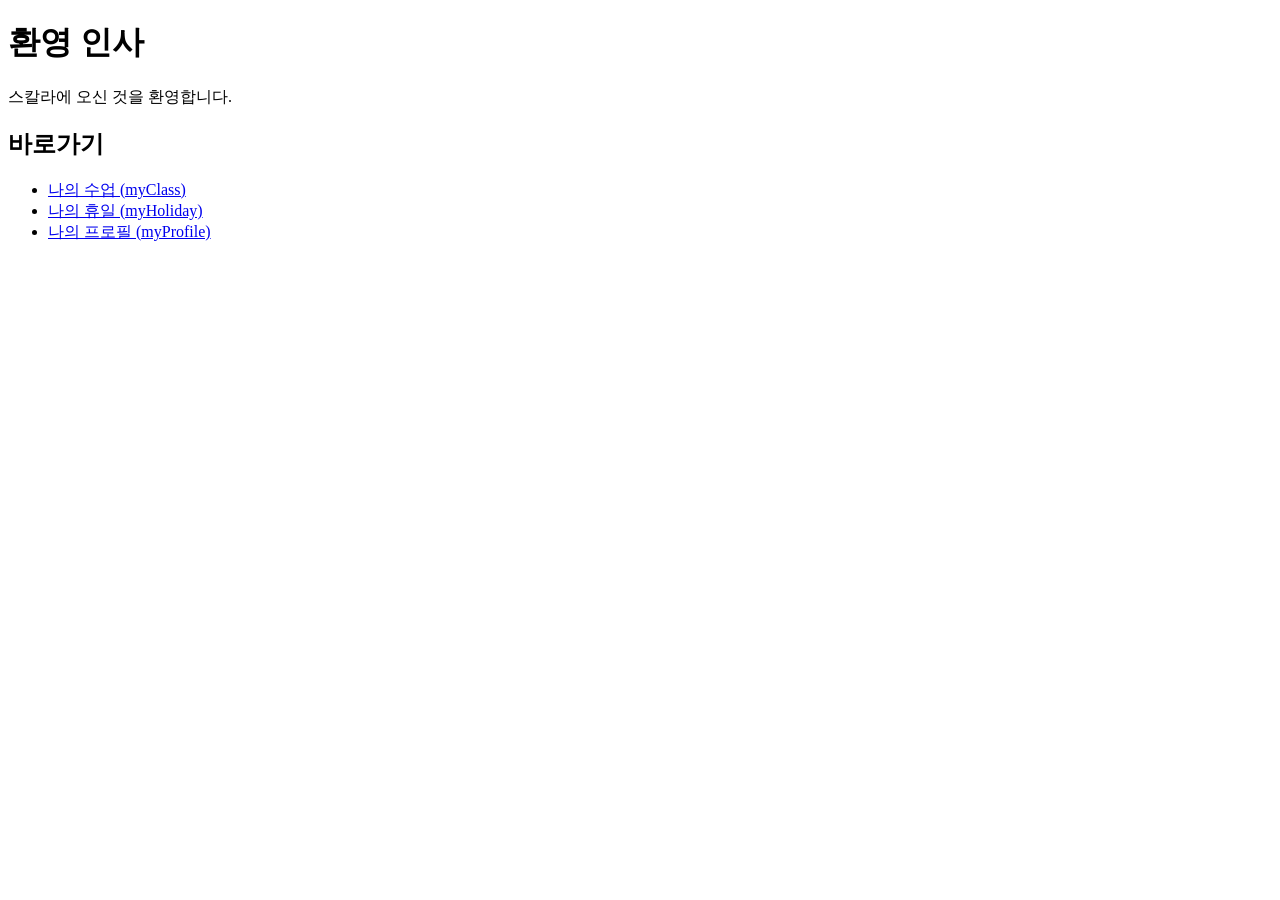
<file: index.html>
<!DOCTYPE html>
<html lang="en">
<head>
    <meta charset="UTF-8">
    <meta name="viewport" content="width=device-width, initial-scale=1.0">
    <title>[과제]바로가기</title>
</head>
<body>
    <h1>환영 인사</h1>
    <p>스칼라에 오신 것을 환영합니다.</p>

    <h2>바로가기</h2>
    <ul>
        <li><a href="html/myClass.html">나의 수업 (myClass)</a></li>
        <li><a href="html/myHoliday.html">나의 휴일 (myHoliday)</a></li>
        <li><a href="html/myProfile.html">나의 프로필 (myProfile)</a></li>
    </ul>
</body>
</html>
</file>
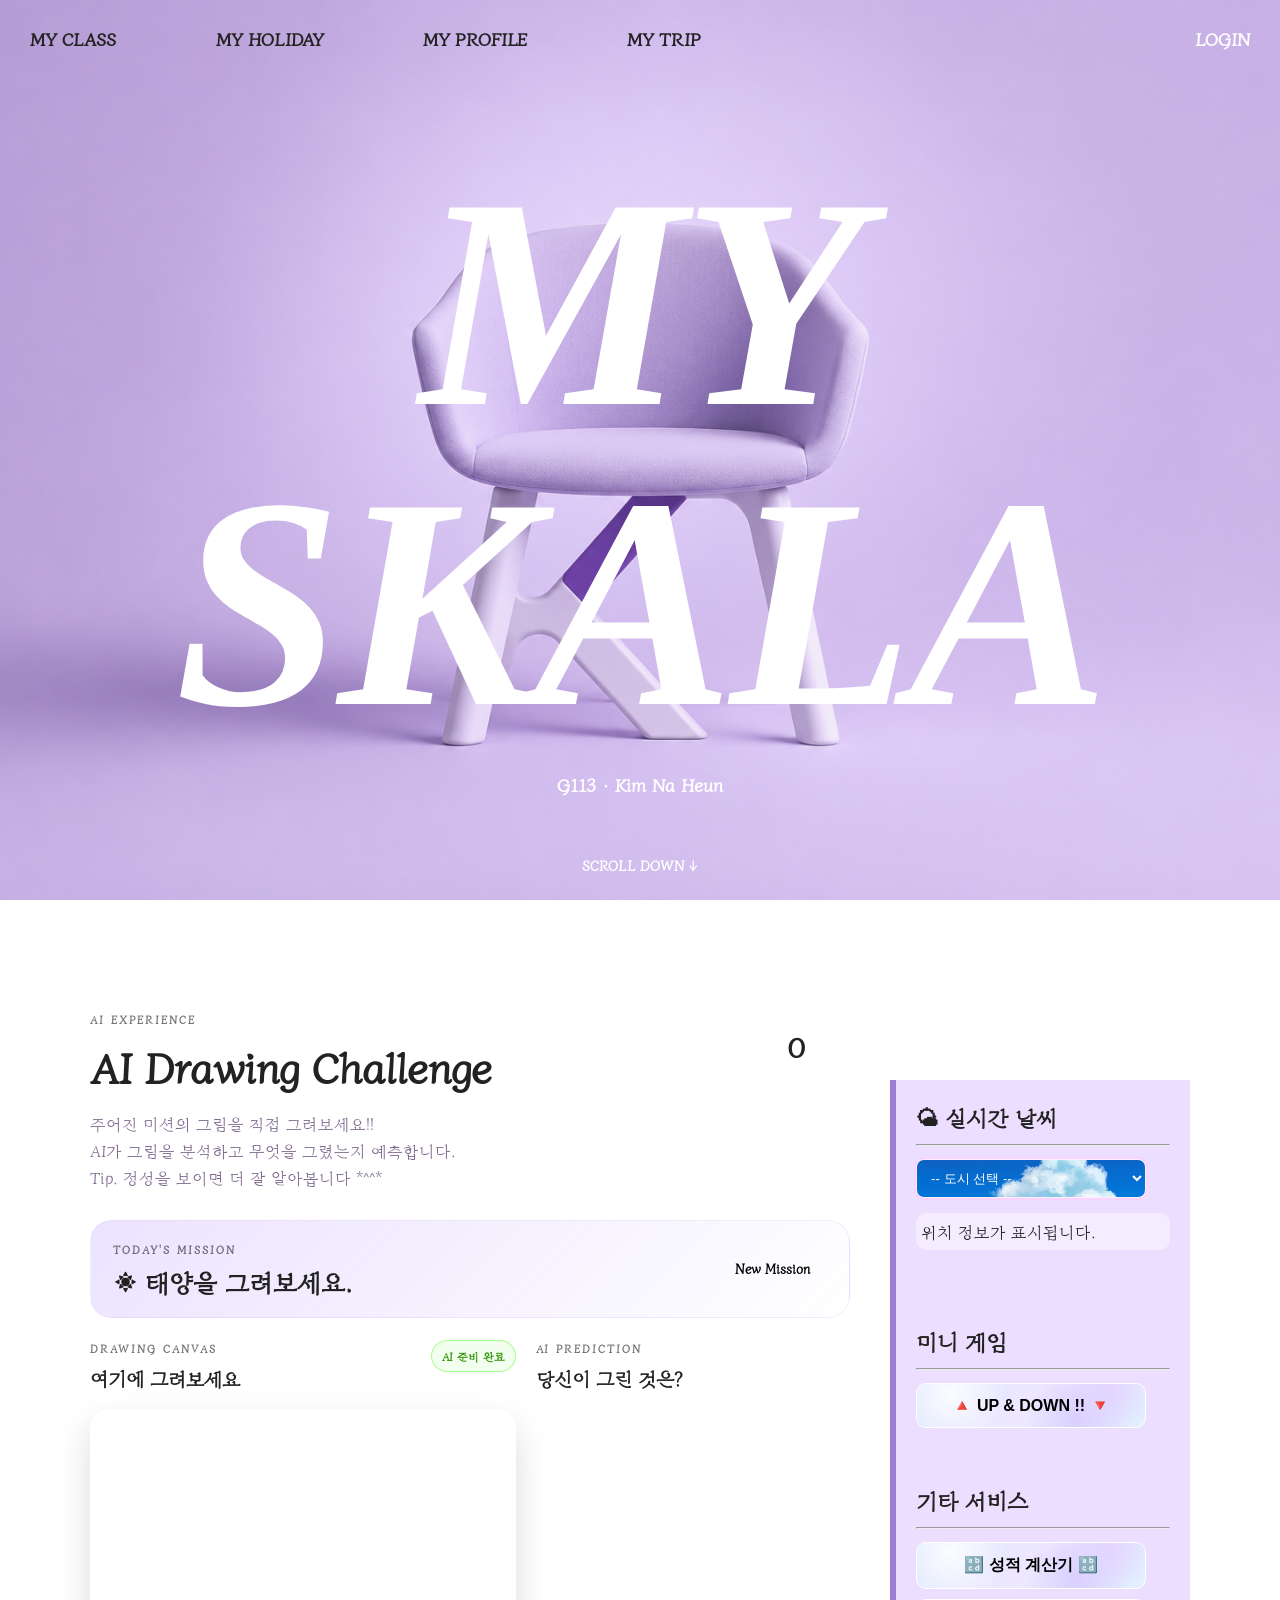
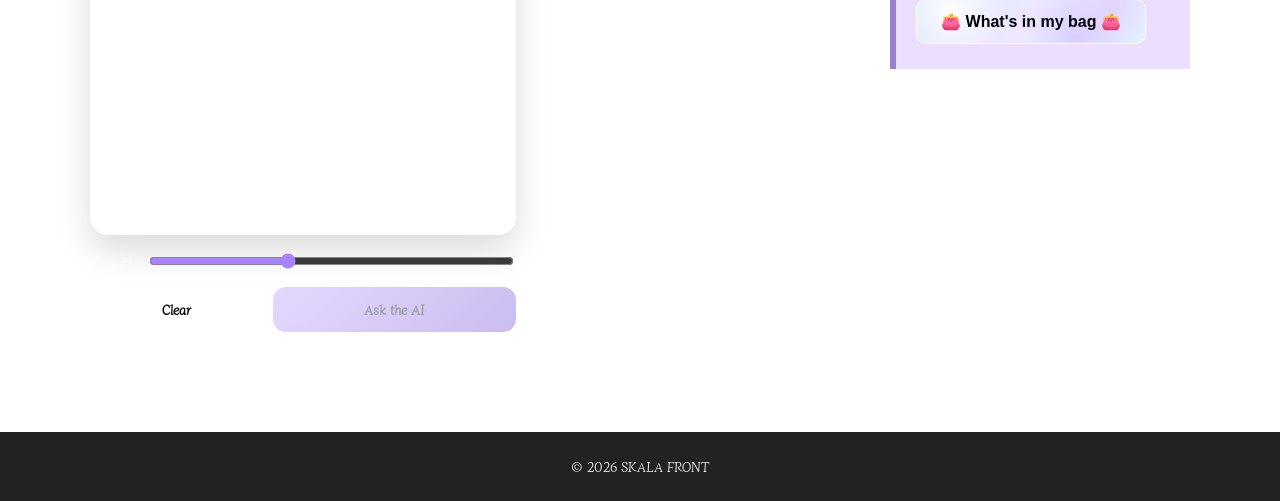
<file: html/index.html>
<!DOCTYPE html>
<html lang="ko">
<head>
    <meta charset="UTF-8">
    <meta name="viewport" content="width=device-width, initial-scale=1.0">

    <title>Welcome SKALA</title>
    <link rel="stylesheet" href="../css/style.css">
    <link rel="preconnect" href="https://fonts.googleapis.com">
    <link rel="preconnect" href="https://fonts.gstatic.com" crossorigin>
    <link href="https://fonts.googleapis.com/css2?family=Diphylleia&display=swap" rel="stylesheet">
    
</head>

<body class="main-body">
    <section class="hero" id="home">

        <header class="site-header">
            <nav class="nav-bar" aria-label="주요 메뉴">

                <ul class="nav-menu">
                    <li>
                        <a href="myClass.html">MY CLASS</a>
                    </li>

                    <li>
                        <a href="myHoliday.html">MY HOLIDAY</a>
                    </li>

                    <li>
                        <a href="myProfile.html">MY PROFILE</a>
                    </li>

                    <li>
                        <a href="myTrip.html">MY TRIP</a>
                    </li>
                </ul>

                <a href="signUp.html" class="login-link">
                    LOGIN
                </a>

            </nav>
        </header>

        <div class="hero-content">
            <div class="hero-title-box">
                <h1 class="hero-title">
                    MY<br>
                    SKALA
                </h1>

                <p class="hero-subtitle">
                    G113 · Kim Na Heun
                </p>
            </div>
        </div>

        <a href="#main-content" class="scroll-guide">
            SCROLL DOWN ↓
        </a>
    </section>

    <main class="main-content" id="main-content">
        <div class="content-inner">

            <div class="content-layout">

                <section class="main-column drawing-challenge">
                    <div class="drawing-title">
                        <div>
                            <p class="drawing-label">AI EXPERIENCE</p>
                            <h2>AI Drawing Challenge</h2>

                            <p class="drawing-description">
                                주어진 미션의 그림을 직접 그려보세요!!<br>
                                AI가 그림을 분석하고 무엇을 그렸는지 예측합니다.<br>
                                Tip. 정성을 보이면 더 잘 알아봅니다 *^^*
                            </p>
                        </div>

                        <div class="streak-card">
                            <span>BEST STREAK</span>
                            <strong id="bestStreak">0</strong>
                        </div>
                    </div>

                    <article class="mission-card">
                        <div class="mission-information">
                            <span class="mission-label">TODAY'S MISSION</span>

                            <strong id="missionText">
                                미션을 준비하고 있습니다.
                            </strong>
                        </div>

                        <button
                            type="button"
                            id="newMissionButton"
                            class="drawing-button mission-button"
                        style="color: black;">
                            New Mission
                        </button>
                    </article>

                    <section class="drawing-game-layout">
                      
                        <article class="example-box drawing-canvas-card">
                            <div class="drawing-card-header">
                                <div>
                                    <span class="drawing-card-label">
                                        DRAWING CANVAS
                                    </span>

                                    <h3>여기에 그려보세요</h3>
                                </div>

                                <span id="modelStatus" class="model-status">
                                    AI 준비 중
                                </span>
                            </div>

                            <div id="canvasContainer"></div>

                            <div class="brush-area">
                                <label for="brushSize">
                                    펜 굵기
                                </label>

                                <input
                                    type="range"
                                    id="brushSize"
                                    min="4"
                                    max="36"
                                    value="16"
                                >
                            </div>

                            <div class="drawing-buttons">
                                <button
                                    type="button"
                                    id="clearButton"
                                    class="drawing-button clear-button"
                                >
                                    Clear
                                </button>

                                <button
                                    type="button"
                                    id="guessButton"
                                    class="drawing-button guess-button"
                                    disabled
                                >
                                    Ask the AI
                                </button>
                            </div>
                        </article>

                        <article class="example-box prediction-card">
                            <div class="drawing-card-header">
                                <div>
                                    <span class="drawing-card-label">
                                        AI PREDICTION
                                    </span>

                                    <h3>당신이 그린 것은?</h3>
                                </div>
                            </div>

                            <div id="emptyPrediction" class="prediction-message">
                                <span class="prediction-icon">✦</span>

                                <p>
                                    그림을 그린 후<br>
                                    AI에게 물어보세요.
                                </p>
                            </div>

                            <div
                                id="loadingPrediction"
                                class="prediction-message"
                                hidden
                            >
                                <div class="prediction-spinner"></div>

                                <p>
                                    그림 분석 중 ...
                                </p>
                            </div>

                            <ol id="predictionList"></ol>

                            <div
                                id="missionResult"
                                class="mission-result"
                                hidden
                            ></div>
                            <button
                                id="playAgainButton"
                                class="drawing-button play-again-button"
                                hidden
                            >
                                Play Again
                            </button>
                        </article>
                    </section>
                </section>

                <aside class="side-info">
                    <section id="weather">
   
                        <h2> 🌤  실시간 날씨</h2>
                        <hr>
                        <select id="city-select">
                            <option value="">-- 도시 선택 --</option>

                            <option value="seoul">서울</option>
                            <option value="busan">부산</option>
                            <option value="jeju">제주</option>
                            <option value="gwangju">광주</option>
                        </select>

                        <div id="weather-box">
                            위치 정보가 표시됩니다.
                        </div>
                    </section>


                    <section id="updown-game">
                        <br>
                        <h2 style="margin-top:50px;">미니 게임</h2>
                        <hr>


                        <button onclick="startUpDownGame()"> &#x1F53A; UP & DOWN !! &#x1F53B;</button>


                        
                        <h2 style="margin-top:50px;">기타 서비스</h2>
                        <hr>

                        
                        <button onclick="startGradeCalculator()"> &#x1F521; 성적 계산기 &#x1F521;</button>
                        <button onclick="showMyBag()"> &#x1F45B; What's in my bag &#x1F45B;</button>


                    </section>
                </aside>

            </div>

        </div>
    </main>

    <footer class="site-footer">
        <p>&copy; 2026 SKALA FRONT</p>
    </footer>
    <script src="../script/upDown.js"></script>
    <script src="../script/grade.js"></script>
    <script src="../script/bag.js"></script>
    <script
    type="module"
    src="../script/realtimeInfo.js"></script>
    <script src="../script/nativeCanvas.js"></script>
    <script src="../script/customDoodleModel.js"></script>
    <script src="../script/drawingAI.js"></script>
</body>
</html>
</file>
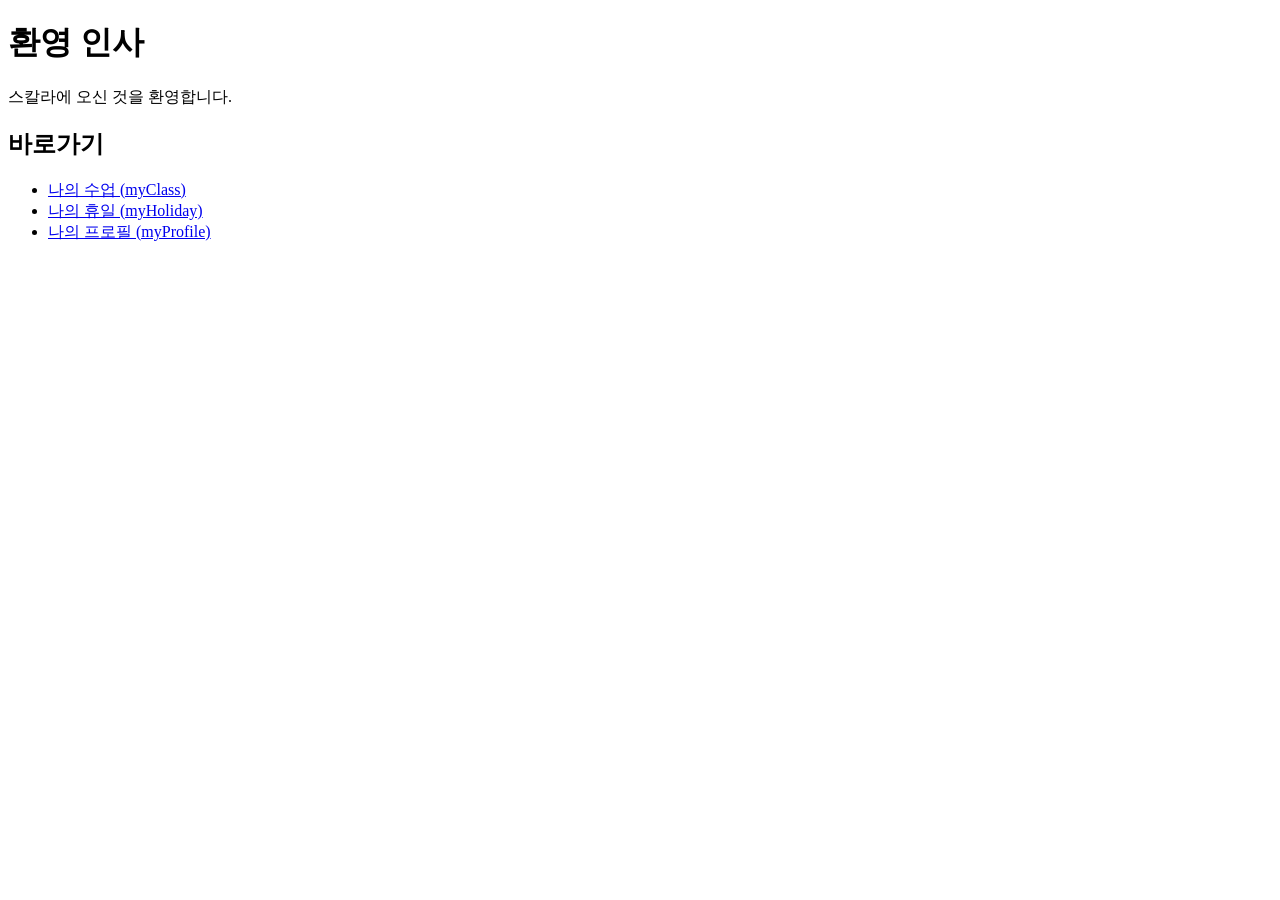
<file: html/indexOld.html>
<!DOCTYPE html>
<html lang="en">
<head>
    <meta charset="UTF-8">
    <meta name="viewport" content="width=device-width, initial-scale=1.0">
    <title>Welcome SKALA</title>
</head>
<body>
    <h1>환영 인사</h1>
    <p>스칼라에 오신 것을 환영합니다.</p>

    <h2>바로가기</h2>
    <ul>
        <li><a href="myClass.html">나의 수업 (myClass)</a></li>
        <li><a href="myHoliday.html">나의 휴일 (myHoliday)</a></li>
        <li><a href="myProfile.html">나의 프로필 (myProfile)</a></li>
    </ul>
</body>
</html>
</file>
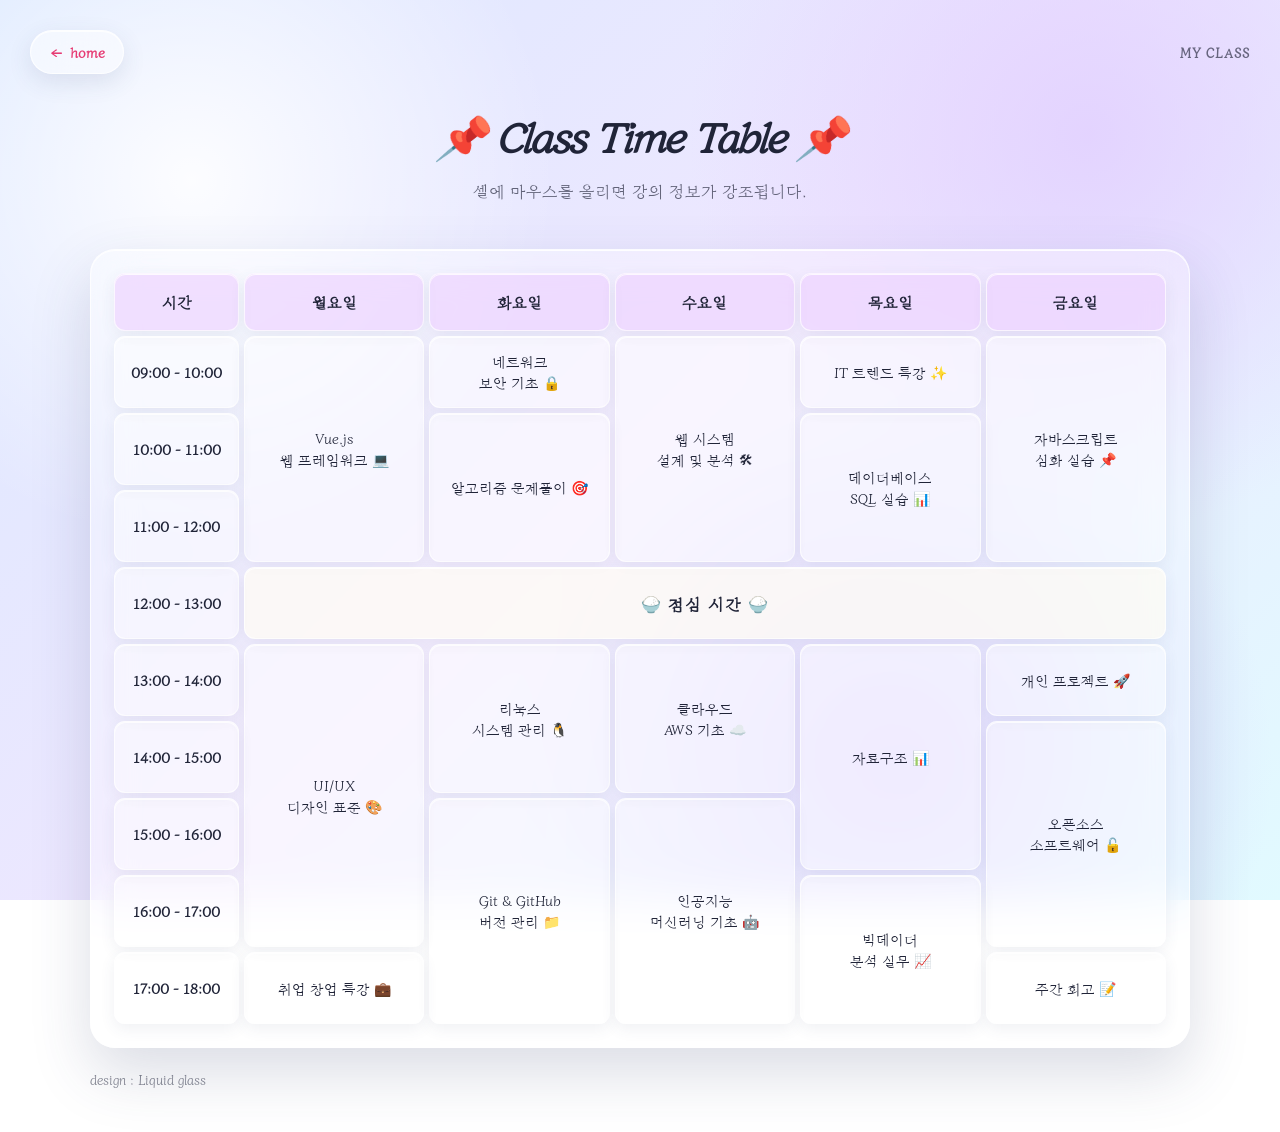
<file: html/myClass.html>
<!DOCTYPE html>
<html lang="ko">
<head>
    <meta charset="UTF-8">
    <meta name="viewport" content="width=device-width, initial-scale=1.0">

    <title>[과제]나의 강의 일정</title>
    <link rel="stylesheet" href="../css/style.css ">
    <link rel="preconnect" href="https://fonts.googleapis.com">
    <link rel="preconnect" href="https://fonts.gstatic.com" crossorigin>
    <link href="https://fonts.googleapis.com/css2?family=Diphylleia&display=swap" rel="stylesheet">
</head>

<body class="content-body">
    <nav class="top-nav" aria-label="페이지 이동 메뉴">
        <a href="index.html" class="home-link">
            <span aria-hidden="true">←</span>
            home
        </a>

        <span class="page-label">
            MY CLASS
        </span>
    </nav>
    <div class="timetable-wrap">

        <header class="page-header">


            <h1>&#x1F4CC; Class Time Table &#x1F4CC;</h1>

            <p class="description">
                셀에 마우스를 올리면 강의 정보가 강조됩니다.
            </p>
        </header>

        <main>
            <section
                class="table-glass"
                aria-label="주간 강의 시간표"
            >
                <table>
                    <thead>
                        <tr>
                            <th class="time">시간</th>
                            <th>월요일</th>
                            <th>화요일</th>
                            <th>수요일</th>
                            <th>목요일</th>
                            <th>금요일</th>
                        </tr>
                    </thead>

                    <tbody>
                        <tr>
                            <td class="time">09:00 - 10:00</td>

                            <td rowspan="3">
                                Vue.js<br>
                                웹 프레임워크 &#128187;
                            </td>

                            <td>
                                네트워크<br>
                                보안 기초 &#128274;
                            </td>

                            <td rowspan="3">
                                웹 시스템<br>
                                설계 및 분석 &#128736;
                            </td>

                            <td>
                                IT 트렌드 특강 &#10024;
                            </td>

                            <td rowspan="3">
                                자바스크립트<br>
                                심화 실습 &#128204;
                            </td>
                        </tr>

                        <tr>
                            <td class="time">10:00 - 11:00</td>

                            <td rowspan="2">
                                알고리즘 문제풀이 &#127919;
                            </td>

                            <td rowspan="2">
                                데이터베이스<br>
                                SQL 실습 &#128202;
                            </td>
                        </tr>

                        <tr>
                            <td class="time">11:00 - 12:00</td>

                            
                        </tr>

                        <tr>
                            <td class="time">12:00 - 13:00</td>

                            <td colspan="5" class="lunch">
                                &#127834; 점심 시간 &#127834;
                            </td>
                        </tr>

                        <tr>
                            <td class="time">13:00 - 14:00</td>

                            <td rowspan="4">
                                UI/UX<br>
                                디자인 표준 &#127912;
                            </td>

                            <td rowspan="2">
                                리눅스<br>
                                시스템 관리 &#128039;
                            </td>

                            <td rowspan="2">
                                클라우드<br>
                                AWS 기초 &#9729;&#65039;
                            </td>

                            <td rowspan="3">
                                자료구조 &#128202;
                            </td>

                            <td>
                                개인 프로젝트 &#128640;
                            </td>
                        </tr>

                        <tr>
                            <td class="time">14:00 - 15:00</td>

                            <td rowspan="3">
                                오픈소스<br>
                                소프트웨어 &#128275;
                            </td>
                        </tr>

                        <tr>
                            <td class="time">15:00 - 16:00</td>

                            <td rowspan="3">
                                Git &amp; GitHub<br>
                                버전 관리 &#128193;
                            </td>

                            <td rowspan="3">
                                인공지능<br>
                                머신러닝 기초 &#129302;
                            </td>
                        </tr>

                        <tr>
                            <td class="time">16:00 - 17:00</td>

                            <td rowspan="2">
                                빅데이터<br>
                                분석 실무 &#128200;
                            </td>
                        </tr>

                        <tr>
                            <td class="time">17:00 - 18:00</td>

                            <td>
                                취업 창업 특강 &#128188;
                            </td>

                            <td>
                                주간 회고 &#128221;
                            </td>
                        </tr>
                    </tbody>
                </table>
            </section>
        </main>

        <footer class="page-footer">
            <p>
                design : Liquid glass
            </p>
        </footer>
    </div>
</body>
</html>
</file>
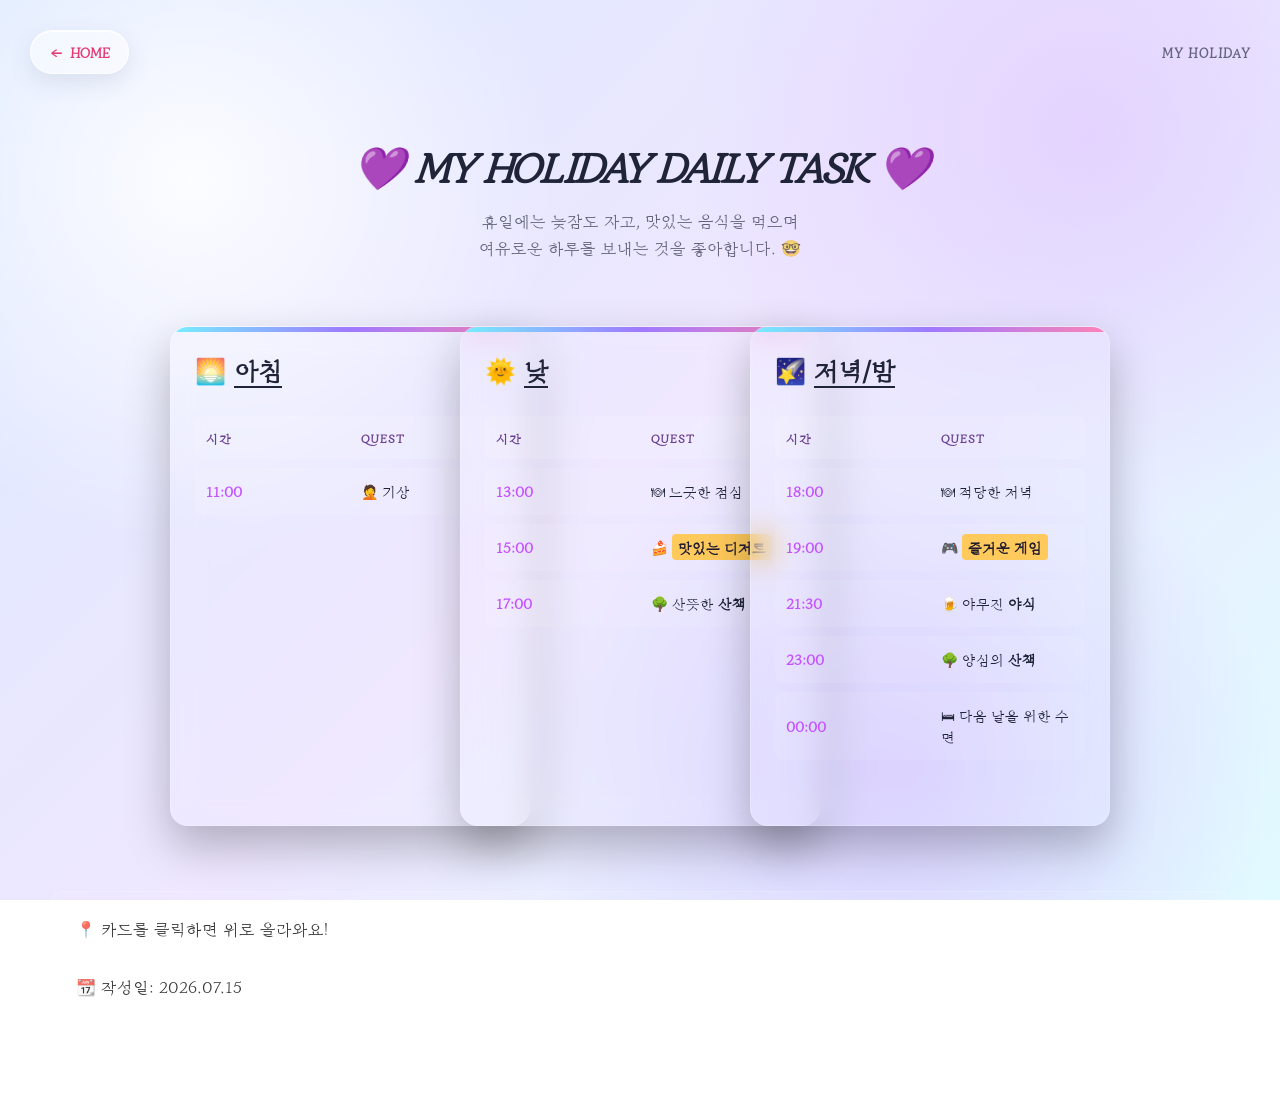
<file: html/myHoliday.html>
<!DOCTYPE html>
<html lang="ko">
<head>
    <meta charset="UTF-8">
    <meta name="viewport" content="width=device-width, initial-scale=1.0">

    <title>[과제]나의 휴일 일과</title>
    <link rel="stylesheet" href="../css/style.css">
    <link rel="preconnect" href="https://fonts.googleapis.com">
    <link rel="preconnect" href="https://fonts.gstatic.com" crossorigin>
    <link href="https://fonts.googleapis.com/css2?family=Diphylleia&display=swap" rel="stylesheet">
        
</head>

<body class="content-body">

    <nav class="top-nav" aria-label="페이지 이동 메뉴">
        <a href="index.html" class="home-link">
            <span aria-hidden="true">←</span>
            HOME
        </a>
        <span class="page-label">
            MY HOLIDAY
        </span>
    </nav>

    <div class="page-container">

        <header class="page-header">

            <h1>&#x1F49C; MY HOLIDAY DAILY TASK &#x1F49C;</h1>

            <p class="description">
                휴일에는 늦잠도 자고, 맛있는 음식을 먹으며<br>
                여유로운 하루를 보내는 것을 좋아합니다. &#x1F913;
            </p>
        </header>

        <main>
            <section id="board" aria-label="시간대별 휴일 일과">


                <article class="stage-card">
                    <header class="stage-header">
                        <h2>
                            &#127749;
                            <ins>아침</ins>
                        </h2>

                    </header>

                    <table>
                        <thead>
                            <tr>
                                <th>시간</th>
                                <th>QUEST</th>
                            </tr>
                        </thead>

                        <tbody>
                            <tr>
                                <td>11:00</td>
                                <td>&#129318; 기상</td>
                            </tr>
                        </tbody>
                    </table>
                </article>


                <article class="stage-card">
                    <header class="stage-header">
                        <h2>
                            &#127774;
                            <ins>낮</ins>
                        </h2>

                    </header>

                    <table>
                        <thead>
                            <tr>
                                <th>시간</th>
                                <th>QUEST</th>
                            </tr>
                        </thead>

                        <tbody>
                            <tr>
                                <td>13:00</td>
                                <td>&#127869; 느긋한 점심</td>
                            </tr>

                            <tr>
                                <td>15:00</td>
                                <td>
                                    &#127856;
                                    <mark>
                                        맛있는 <strong>디저트</strong>
                                    </mark>
                                </td>
                            </tr>

                            <tr>
                                <td>17:00</td>
                                <td>
                                    &#127795;
                                    산뜻한 <strong>산책</strong>
                                </td>
                            </tr>
                        </tbody>
                    </table>
                </article>


                <article class="stage-card">
                    <header class="stage-header">
                        <h2>
                            &#127776;
                            <ins>저녁/밤</ins>
                        </h2>

                    </header>

                    <table>
                        <thead>
                            <tr>
                                <th>시간</th>
                                <th>QUEST</th>
                            </tr>
                        </thead>

                        <tbody>
                            <tr>
                                <td>18:00</td>
                                <td>&#127869; 적당한 저녁</td>
                            </tr>

                            <tr>
                                <td>19:00</td>
                                <td>
                                    &#127918;
                                    <mark>
                                        즐거운 <strong>게임</strong>
                                    </mark>
                                </td>
                            </tr>

                            <tr>
                                <td>21:30</td>
                                <td>
                                    &#127866;
                                    야무진 <strong>야식</strong>
                                </td>
                            </tr>

                            <tr>
                                <td>23:00</td>
                                <td>
                                    &#127795;
                                    양심의 <strong>산책</strong>
                                </td>
                            </tr>

                            <tr>
                                <td>00:00</td>
                                <td>
                                    &#128719;
                                    다음 날을 위한 수면
                                </td>
                            </tr>
                        </tbody>
                    </table>
                </article>
            </section>


            <section class="holiday-summary">
                <p>
                    &#128205;
                    카드를 클릭하면 위로 올라와요!
                </p>

                <br>

                <p>
                    &#128198; 작성일: 2026.07.15
                </p>
            </section>
        </main>
    </div>
    <script src="../script/hoilday.js"></script>
</body>
</html>
</file>
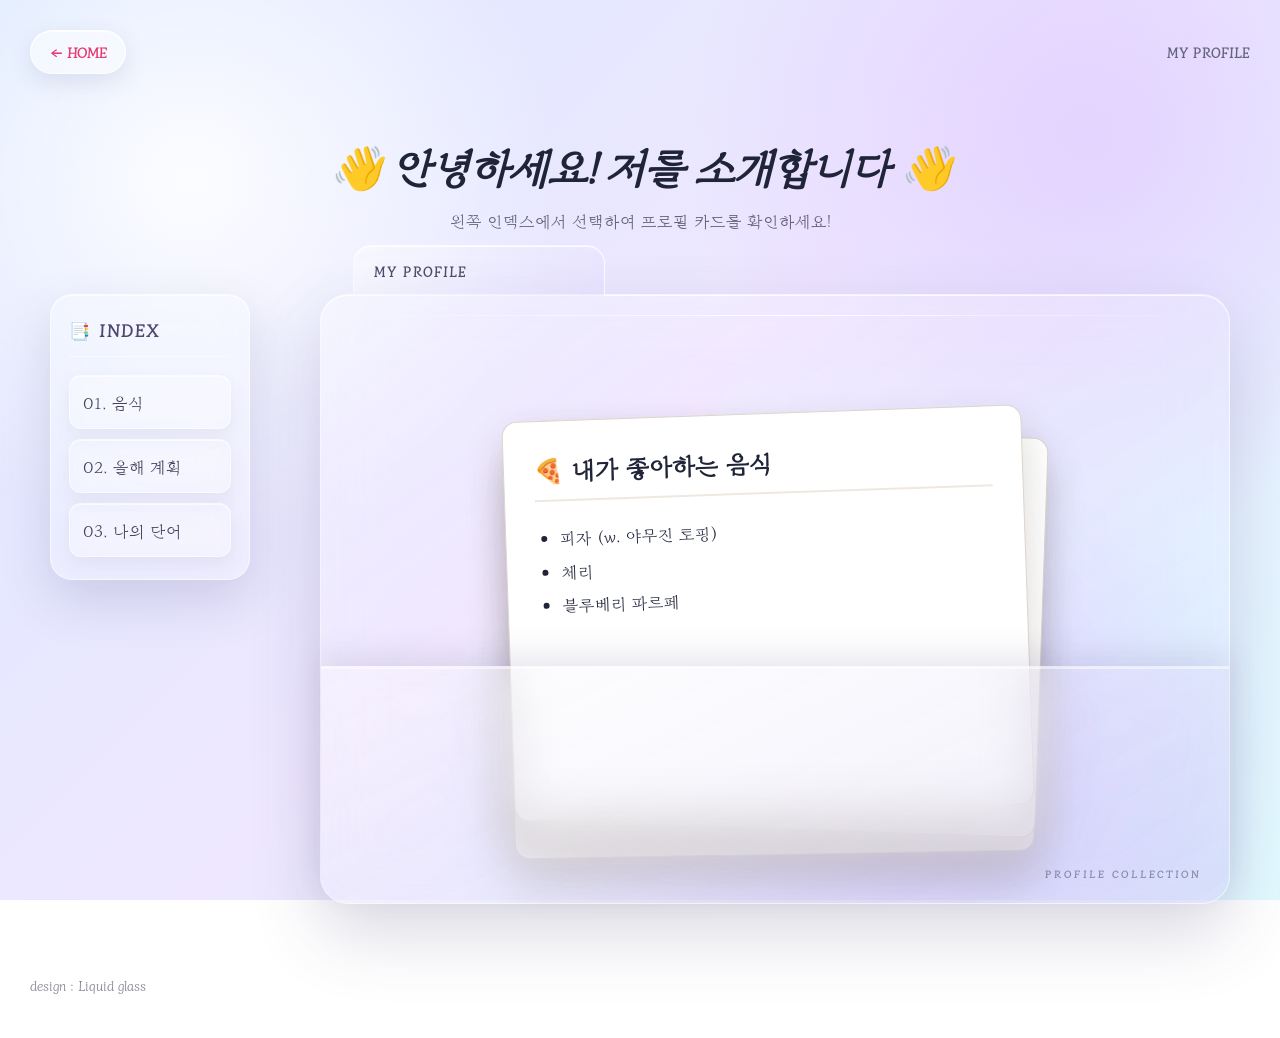
<file: html/myProfile.html>
<!DOCTYPE html>
<html lang="ko">
<head>
    <meta charset="UTF-8">
    <meta name="viewport" content="width=device-width, initial-scale=1.0">

    <title>[과제]나의 소개</title>
    <link rel="stylesheet" href="../css/style.css">
    <link rel="preconnect" href="https://fonts.googleapis.com">
    <link rel="preconnect" href="https://fonts.gstatic.com" crossorigin>
    <link href="https://fonts.googleapis.com/css2?family=Diphylleia&display=swap" rel="stylesheet">
</head>

<body class="content-body">

    <nav class="top-nav" aria-label="페이지 이동 메뉴">
        <a href="index.html" class="home-link">
            ← HOME
        </a>

        <span class="page-label">
            MY PROFILE
        </span>
    </nav>

    <div class="page-container">

        

        <header class="page-header">
            <h1>👋 안녕하세요! 저를 소개합니다 👋</h1>

            <p class="description">
                왼쪽 인덱스에서 선택하여 프로필 카드를 확인하세요!
            </p>
        </header>

        <main class="folder-layout">
            <aside class="folder-index">
                <h2>📑 INDEX</h2>

                <div class="index-list">
                    <button
                        type="button"
                        class="index-button"
                        data-card="foodCard"
                    >
                        01. 음식
                    </button>

                    <button
                        type="button"
                        class="index-button"
                        data-card="planCard"
                    >
                        02. 올해 계획
                    </button>

                    <button
                        type="button"
                        class="index-button"
                        data-card="wordCard"
                    >
                        03. 나의 단어
                    </button>
                </div>
            </aside>

            <section class="folder" aria-label="프로필 파일 폴더">
                <div class="card-stack" id="cardStack">

                    <article class="profile-card" id="foodCard">
                        <h2>🍕 내가 좋아하는 음식</h2>

                        <ul>
                            <li>피자 (w. 야무진 토핑)</li>
                            <li>체리</li>
                            <li>블루베리 파르페</li>
                        </ul>

                    </article>

                    <article class="profile-card" id="planCard">
                        <h2>📅 올해 할 일</h2>

                        <ol>
                            <li>SKALA 열심히 참여하기 *^^*</li>
                            <li>전공 자격증 따기</li>
                            <li>다이어트</li>
                        </ol>


                    </article>

                    <article class="profile-card" id="wordCard">
                        <h2>✨ 나를 설명하는 단어들</h2>

                        <dl>
                            <dt>탐구심</dt>
                            <dd>
                                단순히 사용하는 것이 아니라 원리를 이해하려고 노력합니다.
                            </dd>

                            <dt>차분함</dt>
                            <dd>
                                문제를 하나씩 분석하며 해결하는 편입니다.
                            </dd>

                            <dt>사용자 중심</dt>
                            <dd>
                                기능뿐 아니라 사용하기 편한 화면도 중요하게 생각합니다.
                            </dd>

                            <dt>배움</dt>
                            <dd>
                                새로운 지식을 배우는 과정 자체를 즐깁니다.
                            </dd>
                        </dl>
                    </article>

                </div>

                <div class="folder-front"></div>
            </section>
        </main>
    </div>

    <script>
        const indexButtons = document.querySelectorAll(".index-button");
        const profileCards = document.querySelectorAll(".profile-card");
        const cardStack = document.querySelector("#cardStack");

        indexButtons.forEach(function (button) {
            button.addEventListener("click", function () {
                const selectedCardId = button.dataset.card;
                const selectedCard = document.querySelector(
                    "#" + selectedCardId
                );

                const isAlreadyActive =
                    selectedCard.classList.contains("active");

                indexButtons.forEach(function (otherButton) {
                    otherButton.classList.remove("active");
                });

                profileCards.forEach(function (card) {
                    card.classList.remove("active");
                });

                cardStack.classList.remove("has-active");

                if (isAlreadyActive) {
                    return;
                }

                button.classList.add("active");
                selectedCard.classList.add("active");
                cardStack.classList.add("has-active");
            });
        });

        profileCards.forEach(function (card) {
            card.addEventListener("click", function () {
                if (!card.classList.contains("active")) {
                    return;
                }

                card.classList.remove("active");
                cardStack.classList.remove("has-active");

                indexButtons.forEach(function (button) {
                    button.classList.remove("active");
                });
            });
        });
    </script>
    <footer class="page-footer">
        <p>
            design : Liquid glass
        </p>
    </footer>
</body>
</html>
</file>
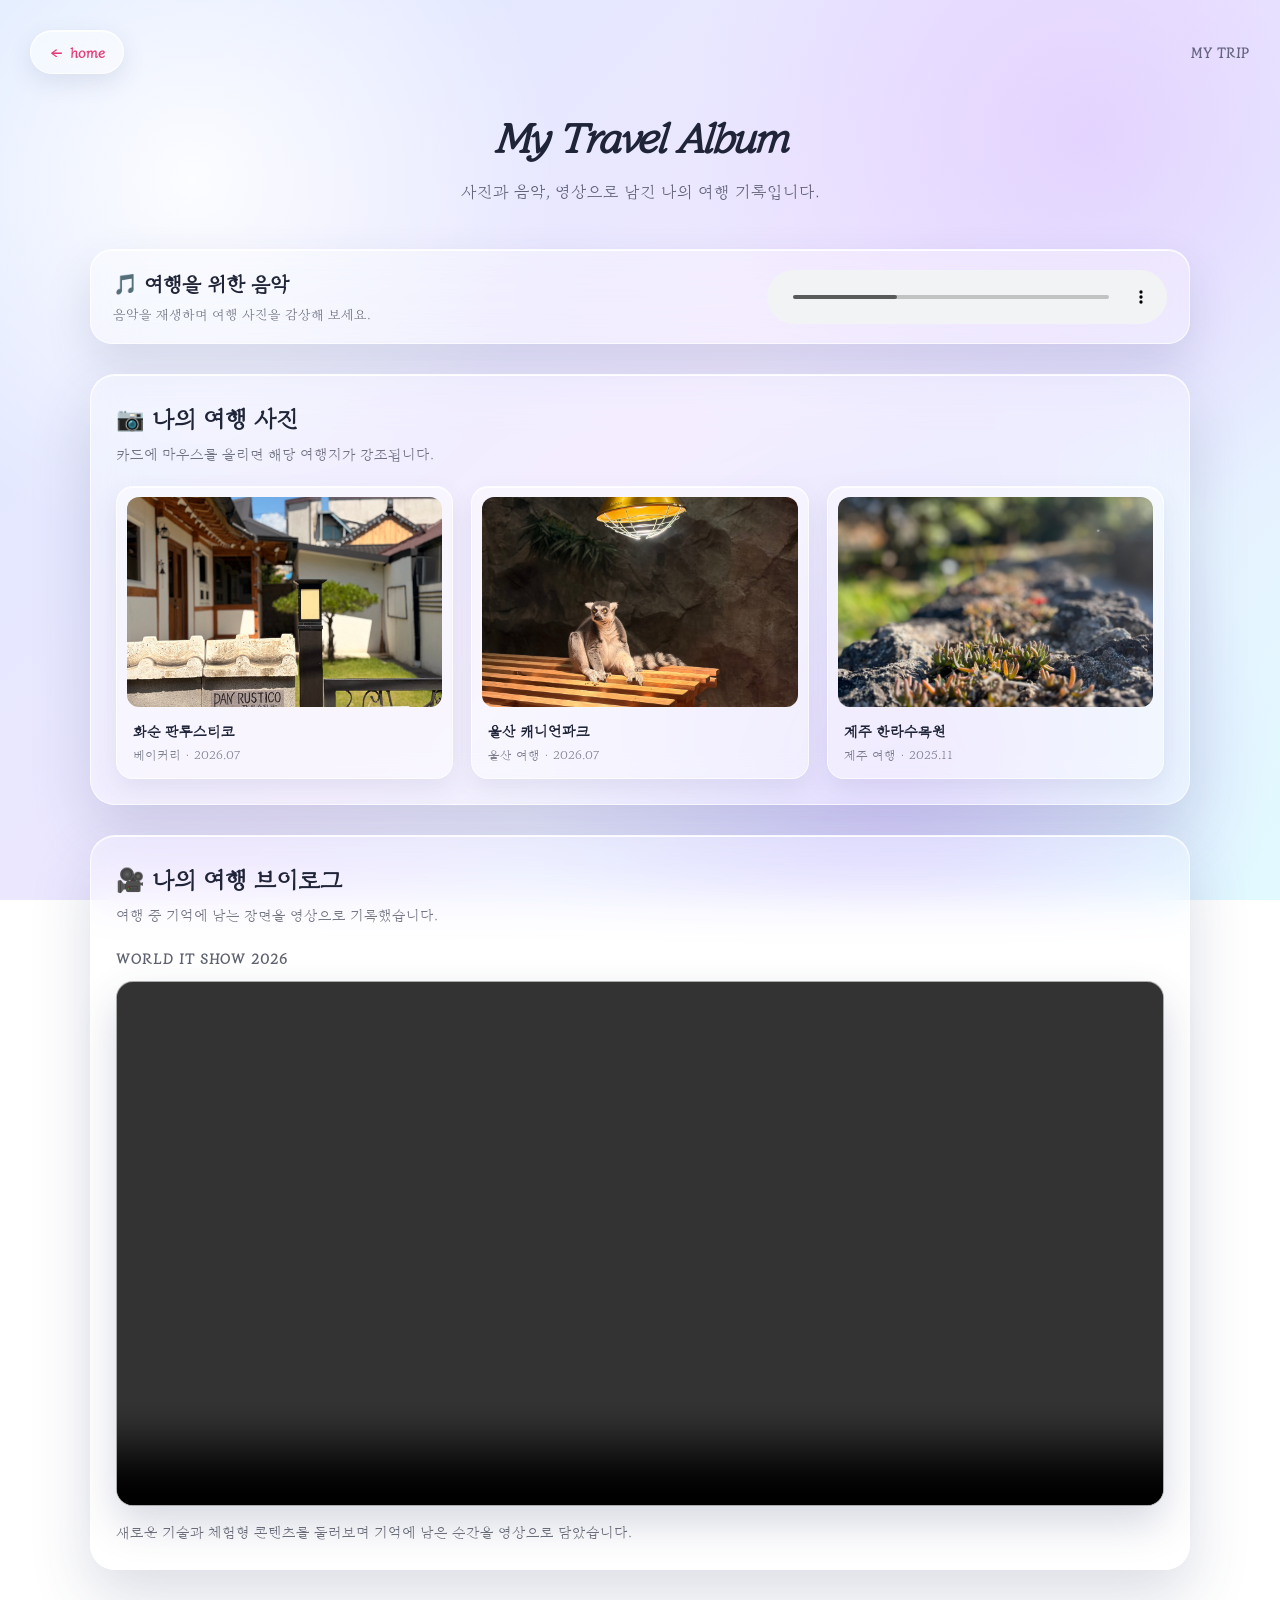
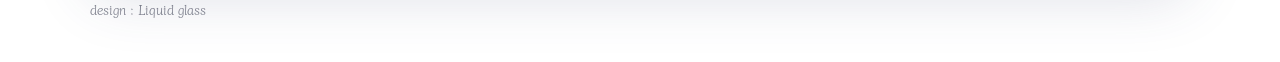
<file: html/myTrip.html>
<!DOCTYPE html>
<html lang="ko">
<head>
    <meta charset="UTF-8">
    <meta name="viewport" content="width=device-width, initial-scale=1.0">

    <title>[과제] 나의 여행지</title>
    <link rel="stylesheet" href="../css/style.css">
    <link rel="preconnect" href="https://fonts.googleapis.com">
    <link rel="preconnect" href="https://fonts.gstatic.com" crossorigin>
    <link href="https://fonts.googleapis.com/css2?family=Diphylleia&display=swap" rel="stylesheet">
</head>

<body class="content-body">
    <nav class="top-nav" aria-label="페이지 이동 메뉴">
        <a href="index.html" class="home-link">
            <span aria-hidden="true">←</span>
            home
        </a>

        <span class="page-label">
            MY TRIP
        </span>
    </nav>
    <div class="trip-wrap">
        <header class="page-header">


            <h1>My Travel Album</h1>

            <p class="description">
                사진과 음악, 영상으로 남긴 나의 여행 기록입니다.
            </p>
        </header>

        <main>

            <section class="audio-glass">
                <div class="audio-info">
                    <h2>🎵 여행을 위한 음악</h2>

                    <p>
                        음악을 재생하며 여행 사진을 감상해 보세요.
                    </p>
                </div>

                <audio controls>
                    <source
                        src="../html/media/travel-music.mp3"
                        type="audio/mpeg"
                    >

                    사용 중인 브라우저는 오디오 재생을 지원하지 않습니다.
                </audio>
            </section>

            <section class="glass-section">
                <header class="section-header">
                    <h2>📷 나의 여행 사진</h2>

                    <p>
                        카드에 마우스를 올리면 해당 여행지가 강조됩니다.
                    </p>
                </header>

                <div class="album">
                    <p class="trip-card">
                        <img
                            src="../html/media/hwasun.jpeg"
                            alt="화순 판루스티코 베이커리"
                        >

                        <span>
                            화순 판루스티코
                            <small>베이커리 · 2026.07</small>
                        </span>
                    </p>

                    <p class="trip-card">
                        <img
                            src="../html/media/ulsan.jpeg"
                            alt="울산 캐니언파크"
                        >

                        <span>
                            울산 캐니언파크
                            <small>울산 여행 · 2026.07</small>
                        </span>
                    </p>

                    <p class="trip-card">
                        <img
                            src="../html/media/jeju.jpeg"
                            alt="제주 한라수목원"
                        >

                        <span>
                            제주 한라수목원
                            <small>제주 여행 · 2025.11</small>
                        </span>
                    </p>
                </div>
            </section>

            <section class="glass-section">
                <header class="section-header">
                    <h2>🎥 나의 여행 브이로그</h2>

                    <p>
                        여행 중 기억에 남는 장면을 영상으로 기록했습니다.
                    </p>
                </header>

                <div class="video-box">
                    <p class="video-title">
                        WORLD IT SHOW 2026
                    </p>

                    <video controls>
                        <source
                            src="../html/media/vlog.mp4"
                            type="video/mp4"
                        >

                        사용 중인 브라우저는 영상 재생을 지원하지 않습니다.
                    </video>

                    <p class="video-description">
                        새로운 기술과 체험형 콘텐츠를 둘러보며
                        기억에 남은 순간을 영상으로 담았습니다.
                    </p>
                </div>
            </section>
        </main>

        <footer class="page-footer">
            <p>
                design : Liquid glass
            </p>
        </footer>
    </div>
</body>
</html>
</file>
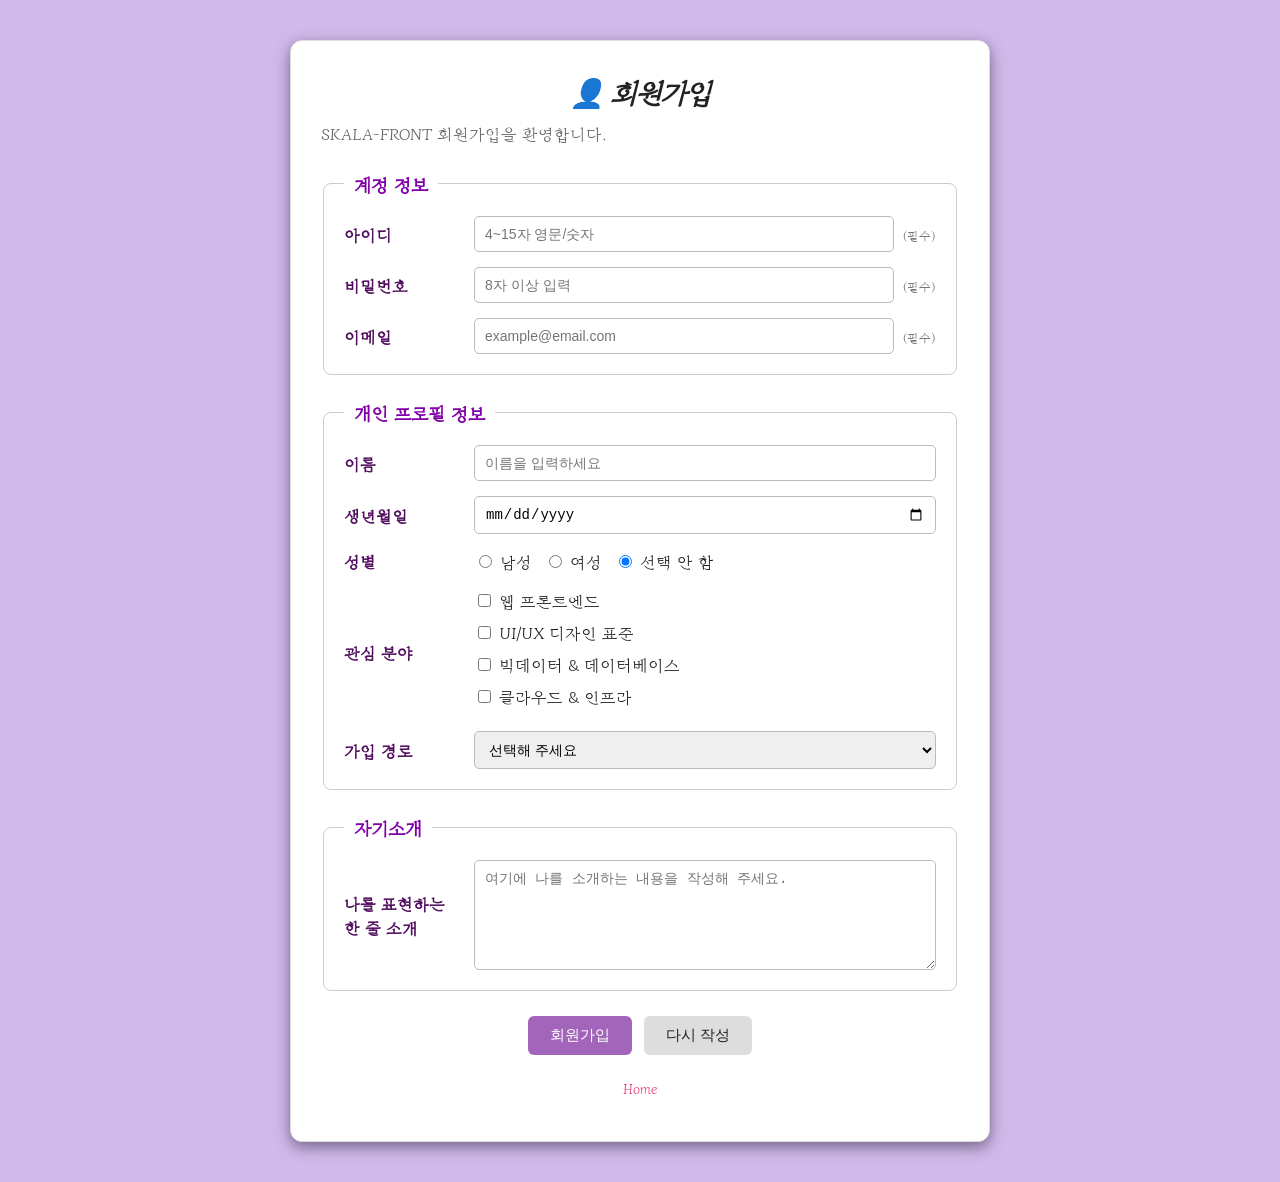
<file: html/signUp.html>
<!DOCTYPE html>
<html lang="en">
<head>
    <meta charset="UTF-8">
    <meta name="viewport" content="width=device-width, initial-scale=1.0">
    <title>[과제]회원가입</title>
    <link rel="stylesheet" href="../css/style.css">
    <link rel="preconnect" href="https://fonts.googleapis.com">
    <link rel="preconnect" href="https://fonts.gstatic.com" crossorigin>
    <link href="https://fonts.googleapis.com/css2?family=Diphylleia&display=swap" rel="stylesheet">
</head>

<body class="log-body">
    <div class="signup-container">

        <header>
            <h1>&#128100; 회원가입</h1>
            <p>SKALA-FRONT 회원가입을 환영합니다.</p>
        </header>

        <main>
            <form action="signUpResult.html" method="get">

                <section>
                    <fieldset>
                        <legend>계정 정보</legend>

                        <div class="form-row">
                            <label for="userId">아이디</label>

                            <input
                                type="text"
                                id="userId"
                                name="userId"
                                placeholder="4~15자 영문/숫자"
                                minlength="4"
                                maxlength="15"
                                required
                            >

                            <span class="required-text">(필수)</span>
                        </div>

                        <div class="form-row">
                            <label for="password">비밀번호</label>

                            <input
                                type="password"
                                id="password"
                                name="password"
                                placeholder="8자 이상 입력"
                                minlength="8"
                                required
                            >

                            <span class="required-text">(필수)</span>
                        </div>

                        <div class="form-row">
                            <label for="email">이메일</label>

                            <input
                                type="email"
                                id="email"
                                name="email"
                                placeholder="example@email.com"
                                required
                            >

                            <span class="required-text">(필수)</span>
                        </div>
                    </fieldset>
                </section>

                <section>
                    <fieldset>
                        <legend>개인 프로필 정보</legend>

                        <div class="form-row">
                            <label for="name">이름</label>

                            <input
                                type="text"
                                id="name"
                                name="name"
                                placeholder="이름을 입력하세요"
                                required
                            >
                        </div>

                        <div class="form-row">
                            <label for="birth">생년월일</label>

                            <input
                                type="date"
                                id="birth"
                                name="birth"
                            >
                        </div>

                        <div class="form-row">
                            <span style="width: 130px; color:#510e5e; font-weight: bold;">성별</span>

                            <div class="inline-group">
                                <label>
                                    <input
                                        type="radio"
                                        name="gender"
                                        value="male"
                                    >
                                    남성
                                </label>

                                <label>
                                    <input
                                        type="radio"
                                        name="gender"
                                        value="female"
                                    >
                                    여성
                                </label>

                                <label>
                                    <input
                                        type="radio"
                                        name="gender"
                                        value="none"
                                        checked
                                    >
                                    선택 안 함
                                </label>
                            </div>
                        </div>

                        <div class="form-row">
                            <span style="width: 130px; color:#510e5e; font-weight: bold;">관심 분야</span>

                            <div class="checkbox-group">
                                <label>
                                    <input
                                        type="checkbox"
                                        name="interest"
                                        value="frontend"
                                    >
                                    웹 프론트엔드
                                </label>

                                <label>
                                    <input
                                        type="checkbox"
                                        name="interest"
                                        value="uiux"
                                    >
                                    UI/UX 디자인 표준
                                </label>

                                <label>
                                    <input
                                        type="checkbox"
                                        name="interest"
                                        value="bigdata"
                                    >
                                    빅데이터 &amp; 데이터베이스
                                </label>

                                <label>
                                    <input
                                        type="checkbox"
                                        name="interest"
                                        value="cloud"
                                    >
                                    클라우드 &amp; 인프라
                                </label>
                            </div>
                        </div>

                        <div class="form-row">
                            <label for="path">가입 경로</label>

                            <select id="path" name="path" required>
                                <option value="">선택해 주세요</option>
                                <option value="search">검색</option>
                                <option value="friend">지인 추천</option>
                                <option value="sns">SNS</option>
                                <option value="school">학교 또는 교육기관</option>
                                <option value="etc">기타</option>
                            </select>
                        </div>
                    </fieldset>
                </section>

                <section>
                    <fieldset>
                        <legend>자기소개</legend>

                        <div class="form-row">
                            <label for="introduction">나를 표현하는 <br> 한 줄 소개</label>

                            <textarea
                                id="introduction"
                                name="introduction"
                                placeholder="여기에 나를 소개하는 내용을 작성해 주세요."
                                maxlength="300"
                            ></textarea>
                        </div>
                    </fieldset>
                </section>

                <section class="button-area">
                    <input type="submit" value="회원가입">
                    <input type="reset" value="다시 작성">
                </section>

            </form>
        </main>

        <footer>
            <p><a href="index.html">Home</a></p>
        </footer>

    </div>
</body>
</html>
</file>
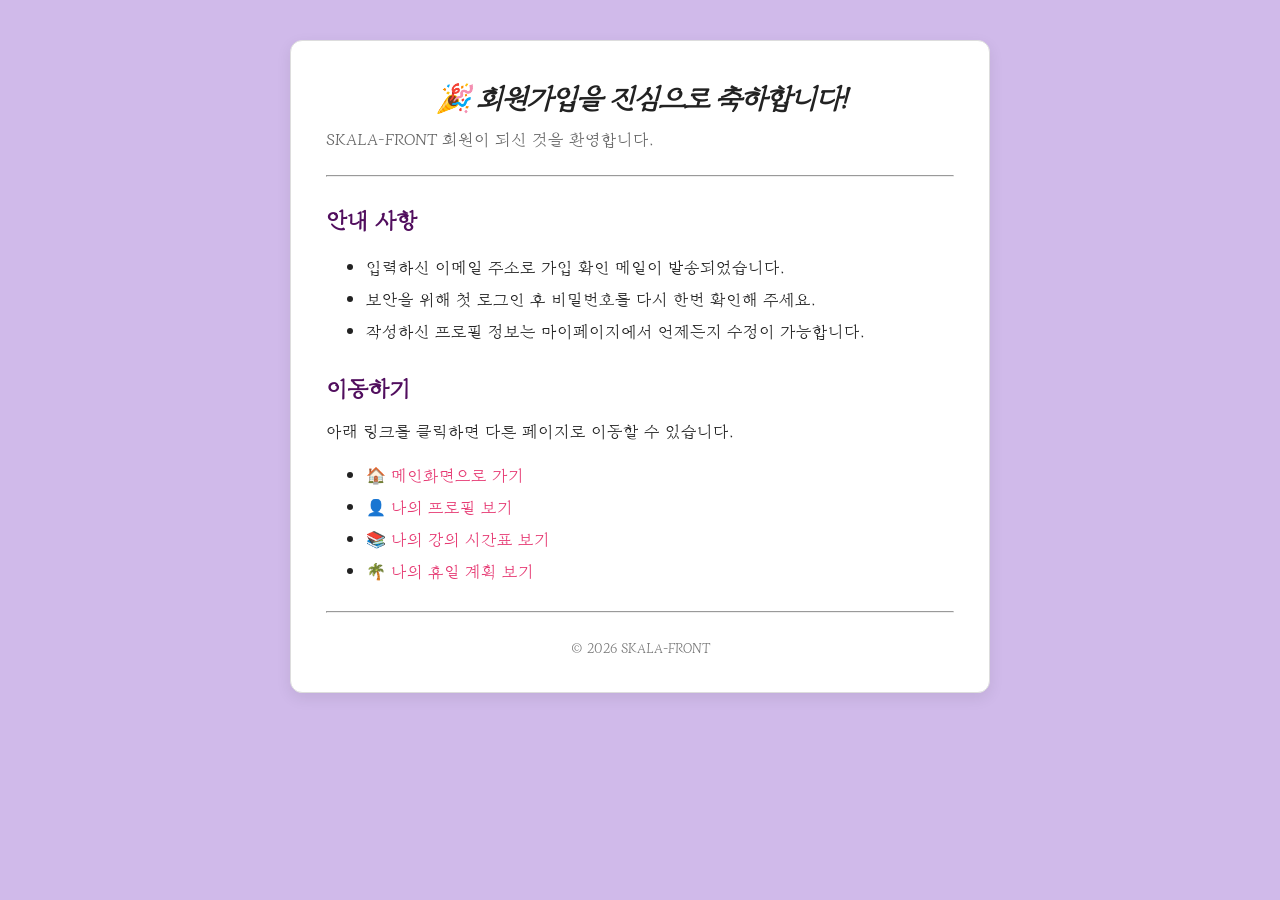
<file: html/signUpResult.html>
<!DOCTYPE html>
<html lang="en">
<head>
    <meta charset="UTF-8">
    <meta name="viewport" content="width=device-width, initial-scale=1.0">
    <title>회원가입 완료</title>
    <link rel="stylesheet" href="../css/style.css">
    <link rel="preconnect" href="https://fonts.googleapis.com">
    <link rel="preconnect" href="https://fonts.gstatic.com" crossorigin>
    <link href="https://fonts.googleapis.com/css2?family=Diphylleia&display=swap" rel="stylesheet">
</head>

<body class="log-body">

<div class="container">

    <header>
        <h1>&#127881; 회원가입을 진심으로 축하합니다!</h1>

        <p>
            SKALA-FRONT 회원이 되신 것을 환영합니다.
        </p>
    </header>

    <hr>

    <main>

        <section>

            <h2>안내 사항</h2>

            <ul>
                <li>입력하신 이메일 주소로 가입 확인 메일이 발송되었습니다.</li>
                <li>보안을 위해 첫 로그인 후 비밀번호를 다시 한번 확인해 주세요.</li>
                <li>작성하신 프로필 정보는 마이페이지에서 언제든지 수정이 가능합니다.</li>
            </ul>

        </section>

        <section>

            <h2>이동하기</h2>

            <p>
                아래 링크를 클릭하면 다른 페이지로 이동할 수 있습니다.
            </p>

            <ul>
                <li><a href="index.html">&#x1F3E0; 메인화면으로 가기</a></li>

                <li><a href="myProfile.html">&#128100; 나의 프로필 보기</a></li>

                <li><a href="myClass.html">&#128218; 나의 강의 시간표 보기</a></li>

                <li><a href="myHoliday.html">&#127796; 나의 휴일 계획 보기</a></li>
            </ul>

        </section>

    </main>

    <hr>

    <footer>

        &copy; 2026 SKALA-FRONT

    </footer>

</div>

</body>
</html>
</file>
<file: css/style.css>
* {
    box-sizing: border-box;
}

html {
    scroll-behavior: smooth;
}

a {
    color: rgb(230, 58, 115);
    text-decoration: none;
}

body {
    font-family: "Diphylleia", serif;
}

body {
    font-family: "Diphylleia", serif;
    font-weight: 400;
    font-style: normal;
}

/*index.html 부분*/

.main-body {
    margin: 0;
    color: #222;

    cursor: url("../html/media/cursor.png") 10 10, auto;
}



.hero {
    opacity: 0;
    transform: translateY(25px);

    animation: fadeIn 1.2s ease forwards;

    position: relative;

    width: 100%;
    min-height: 100vh;

    background-image:
        linear-gradient(
            rgba(190, 160, 230, 0.2),
            rgba(190, 160, 230, 0.2)
        ),
        url("../html/media/mainimg.png");

    background-repeat: no-repeat;
    background-position: center;
    background-size: cover;
}


.site-header {
    position: absolute;
    top: 0;
    left: 0;
    z-index: 10;

    width: 100%;
    padding: 25px 30px;
}

.nav-bar {
    display: flex;
    justify-content: space-between;
    align-items: center;
    gap: 30px;
}

.nav-menu {
    display: flex;
    align-items: center;
    gap: 100px;
}

.nav-menu a {
    display: flex;
    justify-content: center;
    align-items: center;

    color: #222;

    font-size: 18px;
    font-weight: bold;

    transition:
        color 0.3s ease,
        transform 0.3s ease;
}

.nav-menu a:hover {
    color: white;

    transform: translateY(7px);
}

.login-link {
    
    display: flex;
    justify-content: center;
    align-items: center;

    color: white;

    font-size: 18px;
    font-weight: bold;

    transition:
        background-color 0.3s ease,
        color 0.3s ease,
        transform 0.3s ease;
}

.login-link:hover {
    background-color: #5f42c4;
    color: #ffffff;

    transform: translateY(-3px);
}

.hero-content {
    min-height: 100vh;
    padding: 100px 20px 50px;

    display: flex;
    justify-content: center;
    align-items: center;
}

.hero-title-box {
    padding: 45px 35px;
    text-align: center;
}

.hero-title {
    margin: 0;

    color: white;

    font-family:"Last Ninja",Impact, fantasy;
    font-size: clamp(100px, 50vw, 300px);
    font-weight: 900;
    line-height: 1;
    letter-spacing: -4px;
}

.hero-subtitle {
    margin: 18px 0 0;

    color: white;
    font-size: 18px;
    font-weight: bold;
}

.scroll-guide {
    position: absolute;
    bottom: 25px;
    left: 50%;

    color: white;
    font-size: 14px;
    font-weight: bold;

    transform: translateX(-50%);
}

.main-content {
    min-height: 100vh;
    padding: 100px 30px;
    background-color: white;
}

.content-inner {
    width: min(1100px, 100%);
    margin: 0 auto;
}

.content-layout {
    display: flex;
    align-items: flex-start;
    gap: 40px;
}

.main-column {
    flex: 1;
    min-width: 0;
}

.side-info {
    width: 280px;
    flex-shrink: 0;

    margin-top: 0;
    padding: 25px;

    background-color: #eee8f8;
    border-left: 6px solid #9b7ed6;
}

.main-content h2 {
    margin: 0 0 20px;
    font-size: 42px;
}

.main-column > p {
    max-width: 650px;
    margin: 0;

    color: #666;
    font-size: 17px;
    line-height: 1.8;
}

.drawing-challenge {
    min-width: 0;
}

.drawing-title {
    display: flex;
    margin-bottom: 28px;

    align-items: flex-start;
    justify-content: space-between;
    gap: 24px;
}

.drawing-title h2 {
    margin-top: 0;
    margin-bottom: 14px;
}

.drawing-label,
.drawing-card-label,
.mission-label {
    display: block;
    margin-bottom: 8px;

    color: rgba(0, 0, 0, 0.55);

    font-size: 11px;
    font-weight: 800;
    letter-spacing: 0.18em;
}

.drawing-description {
    max-width: 650px;
    margin: 0;

    color: rgba(67, 36, 88, 0.68);
    line-height: 1.7;
}

.streak-card {
    display: flex;
    min-width: 105px;
    padding: 14px 18px;

    align-items: center;
    flex-direction: column;

    background: rgba(255, 255, 255, 0.08);
    border: 1px solid rgba(255, 255, 255, 0.13);
    border-radius: 18px;

    text-align: center;
}

.streak-card span {
    color: rgba(255, 255, 255, 0.55);

    font-size: 9px;
    font-weight: 800;
    letter-spacing: 0.12em;
}

.streak-card strong {
    margin-top: 4px;

    font-size: 28px;
    line-height: 1;
}


.mission-card {
    display: flex;
    padding: 20px 22px;
    margin-bottom: 22px;

    align-items: center;
    justify-content: space-between;
    gap: 20px;

    background:
        linear-gradient(
            135deg,
            rgba(160, 115, 255, 0.2),
            rgba(255, 255, 255, 0.06)
        );

    border: 1px solid rgba(204, 179, 255, 0.22);
    border-radius: 22px;
}

.mission-information {
    min-width: 0;
}

.mission-information strong {
    display: block;

    font-size: clamp(18px, 3vw, 25px);
    line-height: 1.3;
}


.drawing-game-layout {
    display: grid;
    grid-template-columns:
        minmax(300px, 1.15fr)
        minmax(260px, 0.85fr);

    gap: 20px;
}

.drawing-canvas-card,
.prediction-card {
    min-width: 0;
    margin: 0;
}

.drawing-card-header {
    display: flex;
    margin-bottom: 18px;

    align-items: flex-start;
    justify-content: space-between;
    gap: 16px;
}

.drawing-card-header h3 {
    margin: 0;
}

.model-status {
    flex-shrink: 0;
    padding: 7px 10px;

    color: rgba(255, 255, 255, 0.52);
    background: rgba(255, 255, 255, 0.07);

    border: 1px solid rgba(255, 255, 255, 0.11);
    border-radius: 999px;

    font-size: 11px;
    font-weight: 700;
}

.model-status.ready {
    color: #2d8e00;
    background: rgba(116, 255, 79, 0.09);
    border-color: rgba(117, 255, 79, 0.583);
}

.model-status.error {
    color: #ffd0d0;
    background: rgba(255, 89, 89, 0.1);
    border-color: rgba(255, 89, 89, 0.22);
}


#canvasContainer {
    display: flex;
    width: 100%;

    align-items: center;
    justify-content: center;

    overflow: hidden;

    background: #ffffff;
    border-radius: 18px;

    box-shadow:
        inset 0 0 0 1px rgba(0, 0, 0, 0.08),
        0 16px 35px rgba(0, 0, 0, 0.14);

    touch-action: none;
}

#canvasContainer canvas {
    display: block;
    max-width: 100%;
    height: auto !important;

    cursor: crosshair;
    touch-action: none;
}

.brush-area {
    display: flex;
    margin-top: 16px;

    align-items: center;
    gap: 14px;
}

.brush-area label {
    flex-shrink: 0;

    color: rgba(255, 255, 255, 0.62);
    font-size: 13px;
}

.brush-area input {
    width: 100%;

    accent-color: #a983ff;
}

/* 버튼 */

.drawing-buttons {
    display: grid;
    grid-template-columns: 1fr 1.4fr;
    margin-top: 16px;

    gap: 10px;
}

.drawing-button {
    padding: 12px 16px;

    color: #000000;

    border: 0;
    border-radius: 13px;

    font: inherit;
    font-size: 13px;
    font-weight: 800;

    cursor: pointer;

    transition:
        transform 0.2s ease,
        opacity 0.2s ease,
        filter 0.2s ease;
}

.drawing-button:hover:not(:disabled) {
    transform: translateY(-2px);
    filter: brightness(1.08);
}

.drawing-button:active:not(:disabled) {
    transform: translateY(0);
}

.drawing-button:disabled {
    cursor: not-allowed;
    opacity: 0.38;
}

.clear-button,
.mission-button {
    background: rgba(255, 255, 255, 0.1);
    border: 1px solid rgba(255, 255, 255, 0.13);

}


.guess-button {
    background:
        linear-gradient(
            135deg,
            #ba98ff,
            #7350d5
        );
}

/* 예측 전·로딩 */

.prediction-card {
    position: relative;
}

.prediction-message {
    display: flex;
    min-height: 280px;

    align-items: center;
    justify-content: center;
    flex-direction: column;
    gap: 12px;

    color: rgba(255, 255, 255, 0.46);
    text-align: center;
    line-height: 1.65;
}

.prediction-message[hidden] {
    display: none;
}

.prediction-icon {
    font-size: 48px;
}

.prediction-spinner {
    width: 38px;
    height: 38px;

    border: 4px solid rgba(255, 255, 255, 0.12);
    border-top-color: #b996ff;
    border-radius: 50%;

    animation: predictionRotate 0.8s linear infinite;
}


#predictionList {
    padding: 0;
    margin: 8px 0 0;

    list-style: none;
}

#predictionList li {
    display: flex;
    padding: 17px 0;

    align-items: flex-start;
    gap: 12px;

    border-bottom: 1px solid rgba(255, 255, 255, 0.09);

    animation: predictionAppear 0.45s ease both;
}

#predictionList li:nth-child(2) {
    animation-delay: 0.08s;
}

#predictionList li:nth-child(3) {
    animation-delay: 0.16s;
}

.prediction-rank {
    display: flex;
    width: 28px;
    height: 28px;

    align-items: center;
    justify-content: center;
    flex-shrink: 0;

    color: rgba(255, 255, 255, 0.78);
    background: rgba(255, 255, 255, 0.08);

    border-radius: 9px;

    font-size: 11px;
    font-weight: 900;
}

.prediction-information {
    flex: 1;
    min-width: 0;
}

.prediction-text {
    display: flex;
    margin-bottom: 9px;

    align-items: center;
    justify-content: space-between;
    gap: 12px;
}

.prediction-name {
    overflow: hidden;

    font-size: 15px;
    text-overflow: ellipsis;
    white-space: nowrap;
}

.prediction-score {
    flex-shrink: 0;

    color: #d9c8ff;
    font-size: 13px;
    font-weight: 800;
}

.prediction-gauge {
    height: 7px;

    overflow: hidden;

    background: rgba(255, 255, 255, 0.09);
    border-radius: 999px;
}

.prediction-gauge-bar {
    display: block;
    width: 0;
    height: 100%;

    background:
        linear-gradient(
            90deg,
            #d4bcff,
            #8763e7
        );

    border-radius: inherit;

    transition: width 0.85s ease;
}

/* 미션 성공·실패 */

.mission-result {
    padding: 15px;
    margin-top: 20px;

    border-radius: 15px;

    text-align: center;
    font-size: 14px;
    font-weight: 800;

    animation: predictionAppear 0.45s ease;
}

.mission-result[hidden] {
    display: none;
}

.mission-result.success {
 color: #2d8e00;
    background: rgba(116, 255, 79, 0.09);
    border-color: rgba(117, 255, 79, 0.583);
}

.mission-result.fail {
    color: #ffc379;
    background: rgba(255, 178, 72, 0.1);
    border: 1px solid rgba(255, 179, 72, 0.594);
}

.play-again-button{
    width:100%;

    margin-top:15px;

    background:
        linear-gradient(
            135deg,
            #ba98ff,
            #7350d5
        );
}

.play-again-button[hidden]{
    display:none;
}


.side-info {
    width: 300px;
    margin-top: 80px;
    padding: 20px;

    background-color: #ecdeff;
    border-left: 6px solid #9b7ed6;
}

.side-info h2 {
    margin: 0 0 12px;
    font-size: 22px;
}

.side-info p {
    margin: 0;
    color: #555;
    line-height: 1.7;
}

.site-footer {
    padding: 25px;
    background-color: #222;
    color: white;
    text-align: center;
}

.site-footer p {
    margin: 0;
    font-size: 13px;
}

.nav-menu {
    margin: 0;
    padding: 0;
    list-style: none;
}

#weather {
    border: 1px soild #000;
}




#weather select {
    color: rgb(255, 255, 255);
    width: 230px;
    margin-top: 5px;
    padding: 10px;
    border-radius: 8px;
    outline: 2px solid #f8d4ff;
    border-color: #faefff;
    background:
        url("../html/media/sky.png"),
        rgba(255,255,255,.3);

}

#weather-box {
    margin-top: 15px;
    padding: 5px;

    border-radius: 10px;

    background: rgba(255,255,255,0.4);

    line-height: 1.7;
}



#updown-game button {
    margin-top: 5px;
    margin-bottom: 5px;
    padding: 12px 22px;
    width: 230px;
    border:1px solid #ffffff;
    border-radius: 10px;

    background:
        radial-gradient(
            circle at 15% 20%,
            rgba(255, 255, 255, 0.9),
            transparent 28%
        ),
        radial-gradient(
            circle at 85% 15%,
            rgba(225, 206, 255, 0.8),
            transparent 30%
        ),
        radial-gradient(
            circle at 70% 85%,
            rgba(211, 195, 255, 0.75),
            transparent 32%
        ),
        linear-gradient(
            135deg,
            #dce9ff,
            #eee7ff,
            #e1faff
        );
    color: rgb(0, 0, 0);

    font-size: 16px;
    font-weight: bold;

    cursor: pointer;

    transition:
        transform 0.2s,
        background-color 0.2s;
}

#updown-game button:hover {
    background: #6b49cf;
    transform: translateY(-3px);
    color:white
}

@keyframes fadeIn {
    from {
        opacity: 0;
        transform: translateY(25px);
    }

    to {
        opacity: 1;
        transform: translateY(0);
    }
}

@media (max-width: 786px) {
    .content-layout {
        flex-direction: column;
    }

    .main-column,
    .side-info {
        width: 100%;
    }

    .nav-bar {
        align-items: flex-start;
        flex-direction: column;
    }
    
    .login-link {
        width: 100%;
        justify-content: flex-start;
    }

    .nav-menu {
        flex-direction: column;
        align-items: stretch;
        gap: 15px;
    }

    .nav-menu a {
        justify-content: flex-start;
        width: 100%;

        
    }

    /* 카드들도 1열로 변경 */
    .example-content {
        grid-template-columns: 1fr;
    }
}

@media (max-width: 520px) {
    .nav-bar {
        display: block;
    }

    .login-link {
        margin-top: 10px;
    }

    .hero-title {
        font-size: 48px;
    }

    .hero-subtitle {
        font-size: 15px;
    }
}

@keyframes predictionRotate {
    to {
        transform: rotate(360deg);
    }
}

@keyframes predictionAppear {
    from {
        opacity: 0;
        transform: translateY(10px);
    }

    to {
        opacity: 1;
        transform: translateY(0);
    }
}

/* 반응형 */

@media (max-width: 900px) {
    .drawing-game-layout {
        grid-template-columns: 1fr;
    }

    .prediction-message {
        min-height: 220px;
    }
}

@media (max-width: 600px) {
    .drawing-title {
        flex-direction: column;
    }

    .streak-card {
        flex-direction: row;
        gap: 10px;
    }

    .streak-card strong {
        margin-top: 0;
    }

    .mission-card {
        align-items: stretch;
        flex-direction: column;
    }

    .mission-button {
        width: 100%;
    }

    .drawing-buttons {
        grid-template-columns: 1fr;
    }
}


/*menu 공통*/

.content-body {
    min-height: 100vh;
    margin: 0;
    padding: 30px;


    color: #202438;

    background:
        radial-gradient(
            circle at 15% 20%,
            rgba(255, 255, 255, 0.9),
            transparent 28%
        ),
        radial-gradient(
            circle at 85% 15%,
            rgba(225, 206, 255, 0.8),
            transparent 30%
        ),
        radial-gradient(
            circle at 70% 85%,
            rgba(211, 195, 255, 0.75),
            transparent 32%
        ),
        linear-gradient(
            135deg,
            #dce9ff,
            #eee7ff,
            #e1faff
        );

    background-attachment: fixed;
}

.page-header {
    margin-bottom: 45px;
    text-align: center;
}
.top-nav {
    margin-bottom: 30px;

    display: flex;
    justify-content: space-between;
    align-items: center;
}

.home-link {
    padding: 11px 18px;

    display: inline-flex;
    align-items: center;
    gap: 7px;

    background-color: rgba(255, 255, 255, 0.45);
    border: 1px solid rgba(255, 255, 255, 0.75);
    border-radius: 100px;

    box-shadow:
        0 8px 25px rgba(57, 72, 116, 0.12),
        inset 0 1px 0 rgba(255, 255, 255, 0.8);

    backdrop-filter: blur(18px);
    -webkit-backdrop-filter: blur(18px);

    font-size: 14px;
    font-weight: bold;

    transition:
        transform 0.2s,
        background-color 0.2s;
}

.home-link:hover {
    transform: translateY(3px);
    background-color: rgba(255, 255, 255, 0.7);
}

.page-label {
    color: rgba(32, 36, 56, 0.65);
    font-size: 13px;
    font-weight: bold;
    letter-spacing: 1px;
}

h1 {
    margin: 0;
    text-align: center;

    font-style: italic;
    font-size: clamp(28px, 4vw, 42px);
    letter-spacing: -2px;
}

.description {
    margin: 12px 0 0;

    color: rgba(32, 36, 56, 0.68);
    text-align: center;
    line-height: 1.7;
}

/*myClass 부분*/

.timetable-wrap {
    width: min(1100px, 100%);
    margin: 0 auto;
}



.table-glass {
    padding: 18px;

    background-color: rgba(255, 255, 255, 0.3);
    border: 1px solid rgba(255, 255, 255, 0.72);
    border-radius: 25px;

    box-shadow:
        0 25px 60px rgba(55, 65, 110, 0.18),
        inset 0 1px 0 rgba(255, 255, 255, 0.9);

    backdrop-filter: blur(22px) saturate(135%);
    -webkit-backdrop-filter: blur(22px) saturate(135%);

    overflow-x: auto;
}


.table-glass table {
    width: 100%;
    min-width: 850px;

    border-collapse: separate;
    border-spacing: 5px;
    table-layout: fixed;
}

.table-glass th,
.table-glass td {
    padding: 10px;

    border: 1px solid rgba(255, 255, 255, 0.67);
    border-radius: 11px;

    text-align: center;
    vertical-align: middle;
    line-height: 1.5;

    box-shadow:
        inset 0 1px 0 rgba(255, 255, 255, 0.78),
        0 5px 15px rgba(67, 77, 115, 0.08);

    transition:
        transform 0.2s,
        background-color 0.2s,
        box-shadow 0.2s;
}


.table-glass thead th {
    height: 58px;

    background-color: rgba(237, 210, 255, 0.65);

    font-size: 15px;
    font-weight: 800;
}

.time {
    width: 125px;
    font-weight: bold;
}


.table-glass tbody tr {
    height: 72px;
}

.table-glass tbody td:not(.lunch) {
    background-color: rgba(255, 255, 255, 0.43);
    font-size: 14px;
}

.table-glass tbody .time {
    background-color: rgba(237, 210, 255, 0.65);
    white-space: nowrap;
}

.lunch {
    background-color: rgba(255, 253, 244, 0.72);
    font-weight: bold;
    letter-spacing: 1px;
}


.table-glass tbody td:not(.time, .lunch):hover {
    position: relative;
    z-index: 2;

    transform: translateY(3px) scale(1.015);

    background-color: rgba(255, 255, 255, 0.78);

    box-shadow:
        0 12px 25px rgba(65, 80, 130, 0.16),
        inset 0 1px 0 rgba(255, 255, 255, 0.95);
}

.lunch:hover {
    background-color: rgba(249, 236, 180, 0.92);
}


.page-footer {
    margin-top: 22px;

    color: rgba(32, 36, 56, 0.58);
    text-align: left;
    font-size: 13px;
}

@media (max-width: 700px) {
    .content-body {
        padding: 18px 12px;
    }

    .table-glass {
        padding: 10px;
        border-radius: 18px;
    }

    .top-nav {
        align-items: flex-start;
        gap: 15px;
    }

    h1 {
        font-size: 29px;
    }
}

/*myHoilday 부분*/

.page-container {
    width: min(1200px, calc(100% - 40px));
    margin: 0 auto;
    padding: 30px 0 50px;
}


#board {
    display: flex;
    justify-content: center;
    align-items: flex-start;

    padding: 20px 45px 40px;
}

.stage-card {
    position: relative;
    overflow: hidden;

    min-width: 0;
    height: 500px;
    width: 360px;
    flex-shrink: 0;
    padding: 24px;

    background-color: rgba(255, 255, 255, 0.08);
    border: 1px solid rgba(255, 255, 255, 0.2);
    border-radius: 18px;

    box-shadow:
        0 20px 45px rgba(0, 0, 0, 0.26),
        inset 0 1px 0 rgba(255, 255, 255, 0.14);

    backdrop-filter: blur(15px);
    -webkit-backdrop-filter: blur(15px);

    cursor: pointer;

    z-index: 1;

    transition:
        transform 0.3s,
        border-color 0.25s,
        box-shadow 0.25s;
}

.stage-card + .stage-card {
    margin-left: -70px;
}

.stage-card:nth-child(1) {
    z-index: 1;
}

.stage-card:nth-child(2) {
    z-index: 2;
}

.stage-card:nth-child(3) {
    z-index: 3;
}

.stage-card::before {
    content: "";

    position: absolute;
    top: 0;
    right: 0;
    left: 0;

    height: 5px;
    background: linear-gradient(
        90deg,
        #76efff,
        #9f79ff,
        #ff83b6
    );
}

.stage-card.active {
    z-index: 100;

    transform: translateY(-25px) scale(1.04);

    border-color: rgba(117, 243, 255, 0.9);

    box-shadow:
        0 35px 70px rgba(0, 0, 0, 0.38),
        0 0 30px rgba(117, 243, 255, 0.24);
}

.stage-card.active:hover {
    transform: translateY(-25px) scale(1.04);
}       

.stage-card:hover {
    transform: translateY(-8px);
    border-color: rgba(117, 243, 255, 0.65);

    box-shadow:
        0 27px 60px rgba(0, 0, 0, 0.34),
        0 0 25px rgba(117, 243, 255, 0.12);
}

.stage-header {
    margin-bottom: 20px;

    display: flex;
    justify-content: space-between;
    align-items: center;
    gap: 15px;
}

.stage-header h2 {
    margin: 0;

    font-size: 25px;
    font-weight: 900;
}

.stage-header h2 ins {
    text-decoration-thickness: 2px;
    text-underline-offset: 6px;
}


.stage-card table {
    width: 100%;

    border-collapse: separate;
    border-spacing: 0 9px;
    table-layout: fixed;
}

.stage-card th,
.stage-card td {
    border: none;
    padding: 13px 11px;

    text-align: left;
    vertical-align: middle;
}

.stage-card thead th {
    background-color: rgba(255, 255, 255, 0.1);
    color: #6b4293;

    font-size: 12px;
    letter-spacing: 1px;
}

.stage-card thead th:first-child {
    border-radius: 8px 0 0 8px;
}

.stage-card thead th:last-child {
    border-radius: 0 8px 8px 0;
}

.stage-card tbody td {
    background-color: rgba(255, 255, 255, 0.07);

    font-size: 14px;
    line-height: 1.5;

    transition:
        transform 0.2s,
        background-color 0.2s;
}

.stage-card tbody td:first-child {
    width: 84px;

    color: #c552ff;
    border-radius: 8px 0 0 8px;

    font-weight: bold;
    white-space: nowrap;
}

.stage-card tbody td:last-child {
    border-radius: 0 8px 8px 0;
}

.stage-card tbody tr:hover td {
    background-color: rgba(117, 243, 255, 0.13);
    transform: translateX(4px);
}

mark {
    padding: 3px 6px;

    background-color: #ffca5c;
    color: #221c31;
    border-radius: 4px;

    font-weight: bold;
}

.holiday-summary {
    margin-top: 25px;
    padding: 22px 25px;

    background-color: rgba(255, 255, 255, 0.07);
    border: 1px solid rgba(255, 255, 255, 0.18);
    border-radius: 14px;

    color: rgba(0, 0, 0, 0.78);
    line-height: 1.8;
}

.holiday-summary p {
    margin: 0;
    padding: 0;
    text-align: left;
}

.holiday-summary p + p {
    margin-top: 12px;
}





@media (max-width: 950px) {
    #board {
        padding-right: 20px;
        padding-left: 20px;
    }

    .stage-card {
        width: 320px;
    }

    .stage-card + .stage-card {
        margin-left: -110px;
    }
}

@media (max-width: 650px) {
    #board {
        display: block;
        padding: 10px 0 30px;
    }

    .stage-card {
        width: 100%;
    }

    .stage-card + .stage-card {
        margin-top: -45px;
        margin-left: 0;
    }

    .stage-card.active {
        transform: translateY(-15px) scale(1.02);
    }

    .stage-card.active:hover {
        transform: translateY(-15px) scale(1.02);
    }
}

/*myProfile 부분*/
.folder-layout {
    margin-top: 60px;

    display: grid;
    grid-template-columns: 200px minmax(0, 1fr);
    align-items: start;
    gap: 70px;
}

.folder-index {
    padding: 22px 18px;
    background: rgba(255, 255, 255, 0.24);
    border: 1px solid rgba(255, 255, 255, 0.52);
    border-radius: 22px;

    box-shadow:
        0 20px 50px rgba(80, 70, 120, 0.18),
        inset 0 1px 0 rgba(255, 255, 255, 0.75);

    backdrop-filter: blur(22px) saturate(145%);
    -webkit-backdrop-filter: blur(22px) saturate(145%);
}

.folder-index h2 {
    margin: 0 0 18px;
    padding-bottom: 14px;

    border-bottom: 1px solid rgba(255, 255, 255, 0.45);

    color: #4f466d;
    font-size: 17px;
    letter-spacing: 2px;
}

.index-list {
    display: grid;
    gap: 10px;
}

.index-button {
    width: 100%;
    padding: 14px 13px;

    border: 1px solid rgba(255, 255, 255, 0.5);
    border-radius: 12px;

    background: rgba(255, 255, 255, 0.2);
    color: #49425f;

    text-align: left;
    font-weight: bold;
    cursor: pointer;

    box-shadow:
        inset 0 1px 0 rgba(255, 255, 255, 0.7),
        0 8px 18px rgba(90, 75, 120, 0.08);

    backdrop-filter: blur(14px);
    -webkit-backdrop-filter: blur(14px);

    transition:
        transform 0.25s,
        background-color 0.25s,
        box-shadow 0.25s;
}

.index-button:hover {
    transform: translateX(6px);

    background: rgba(255, 255, 255, 0.4);

    box-shadow:
        inset 0 1px 0 rgba(255, 255, 255, 0.85),
        0 12px 25px rgba(90, 75, 120, 0.14);
}

.index-button.active {
    background:
        linear-gradient(
            135deg,
            rgba(255, 255, 255, 0.78),
            rgba(210, 200, 255, 0.5)
        );

    color: #312a49;
    border-color: rgba(255, 255, 255, 0.9);

    box-shadow:
        0 14px 28px rgba(89, 73, 130, 0.2),
        inset 0 1px 0 rgba(255, 255, 255, 0.95);
}

.folder {
    position: relative;

    min-height: 610px;
    padding: 65px 42px 40px;

    background:
        linear-gradient(
            145deg,
            rgba(255, 255, 255, 0.28),
            rgba(214, 204, 255, 0.18)
        );

    border: 1px solid rgba(255, 255, 255, 0.55);
    border-radius: 28px;

    box-shadow:
        0 30px 70px rgba(76, 63, 115, 0.2),
        inset 0 1px 0 rgba(255, 255, 255, 0.8),
        inset 0 0 45px rgba(255, 255, 255, 0.08);

    backdrop-filter: blur(28px) saturate(150%);
    -webkit-backdrop-filter: blur(28px) saturate(150%);

    overflow: visible;
}

.folder::before {
    content: "MY PROFILE";

    position: absolute;
    top: -50px;

    left: 32px;

    width: 210px;
    height: 50px;
    padding: 0 20px;

    display: flex;
    align-items: center;

    background:
        linear-gradient(
            145deg,
            rgba(255, 255, 255, 0.46),
            rgba(225, 217, 255, 0.28)
        );

    color: #514968;

    border: 1px solid rgba(255, 255, 255, 0.62);
    border-bottom: none;
    border-radius: 18px 18px 0 0;

    box-shadow:
        inset 0 1px 0 rgba(255, 255, 255, 0.85);

    backdrop-filter: blur(22px);
    -webkit-backdrop-filter: blur(22px);

    font-size: 13px;
    font-weight: 900;
    letter-spacing: 2px;
}
.folder-front {
    position: absolute;
    right: 0;
    bottom: 0;
    left: 0;
    z-index: 20;

    height: 39%;
    padding: 25px;

    background:
        linear-gradient(
            155deg,
            rgba(255, 255, 255, 0.28),
            rgba(190, 180, 235, 0.22)
        );

    border-top: 1px solid rgba(255, 255, 255, 0.5);
    border-radius: 0 0 27px 27px;

    box-shadow:
        inset 0 2px 0 rgba(255, 255, 255, 0.5),
        0 -12px 30px rgba(78, 65, 115, 0.12);

    backdrop-filter: blur(24px) saturate(150%);
    -webkit-backdrop-filter: blur(24px) saturate(150%);

    pointer-events: none;
}

.folder-front::before {
    content: "PROFILE COLLECTION";

    position: absolute;
    right: 28px;
    bottom: 22px;

    color: rgba(74, 65, 105, 0.55);
    font-size: 10px;
    font-weight: 900;
    letter-spacing: 3px;
}


.folder::after {
    content: "";

    position: absolute;
    top: 20px;
    right: 26px;
    left: 26px;

    height: 1px;

    background:
        linear-gradient(
            90deg,
            transparent,
            rgba(255, 255, 255, 0.9),
            transparent
        );
}

.card-stack {
    position: relative;
    min-height: 470px;
}

.profile-card {
    position: absolute;
    top: 35px;
    left: 50%;

    width: min(520px, 90%);
    min-height: 400px;
    padding: 30px;

    background-color: white;
    border: 1px solid #ddd5cc;
    border-radius: 15px;

    box-shadow:
        0 20px 40px rgba(55, 45, 35, 0.18);

    transform-origin: bottom center;
    cursor: pointer;

    transition:
        transform 0.45s ease,
        opacity 0.35s,
        box-shadow 0.35s;
}

.profile-card:nth-child(1) {
    z-index: 3;
    transform: translateX(-50%) translateY(18px) rotate(-2deg);
}

.profile-card:nth-child(2) {
    z-index: 2;
    transform: translateX(-50%) translateY(34px) rotate(2deg);
}

.profile-card:nth-child(3) {
    z-index: 1;
    transform: translateX(-50%) translateY(50px) rotate(-1deg);
}

.profile-card.active {
    z-index: 30;

    transform:
        translateX(-50%)
        translateY(-75px)
        rotate(0deg)
        scale(1.03);

    box-shadow:
        0 35px 75px rgba(47, 37, 28, 0.28);
}

.card-stack.has-active .profile-card:not(.active) {
    opacity: 0.55;
}

.profile-card h2 {
    margin: 0 0 20px;
    padding-bottom: 13px;

    border-bottom: 2px solid #eee8e1;

    font-size: 24px;
}

.index-list button {
    font: inherit;
}




.folder ul,
.folder ol {
    margin: 0;
    padding-left: 24px;
    line-height: 2.1;
}

.folder dl {
    margin: 0;
}

.folder dt {
    margin-top: 16px;
    font-size: 17px;
    font-weight: 900;
}

.folder dt:first-child {
    margin-top: 0;
}

.folder dd {
    margin: 6px 0 0;
    color: #69645f;
    line-height: 1.65;
}

@media (max-width: 800px) {
    .folder-layout {
        grid-template-columns: 1fr;
    }

    .folder-index {
        position: static;
    }

    .index-list {
        grid-template-columns: repeat(3, 1fr);
    }

    .folder {
        min-height: 630px;
    }
}

@media (max-width: 580px) {
    .content-body {
        padding-right: 12px;
        padding-left: 12px;
    }

    .top-nav {
        align-items: flex-start;
        gap: 15px;
    }

    .index-list {
        grid-template-columns: 1fr;
    }

    .folder {
        min-height: 660px;
        padding-right: 16px;
        padding-left: 16px;
    }

    .profile-card {
        width: 93%;
        padding: 23px;
    }

    .profile-card.active {
        transform:
            translateX(-50%)
            translateY(-55px)
            rotate(0deg)
            scale(1.01);
    }
}

/*myTrip 부분*/


.trip-wrap {
    width: min(1100px, 100%);
    margin: 0 auto;
}

.audio-glass {
    margin-bottom: 30px;
    padding: 18px 22px;

    display: flex;
    justify-content: space-between;
    align-items: center;
    gap: 20px;

    background-color: rgba(255, 255, 255, 0.3);
    border: 1px solid rgba(255, 255, 255, 0.72);
    border-radius: 22px;

    box-shadow:
        0 20px 45px rgba(55, 65, 110, 0.15),
        inset 0 1px 0 rgba(255, 255, 255, 0.9);

    backdrop-filter: blur(22px) saturate(135%);
    -webkit-backdrop-filter: blur(22px) saturate(135%);
}

.audio-info h2 {
    margin: 0 0 7px;
    font-size: 20px;
}

.audio-info p {
    margin: 0;

    color: rgba(32, 36, 56, 0.65);
    font-size: 13px;
    line-height: 1.6;
}

audio {
    width: min(400px, 100%);
}

.glass-section {
    margin-bottom: 30px;
    padding: 25px;

    background-color: rgba(255, 255, 255, 0.3);
    border: 1px solid rgba(255, 255, 255, 0.72);
    border-radius: 25px;

    box-shadow:
        0 25px 60px rgba(55, 65, 110, 0.18),
        inset 0 1px 0 rgba(255, 255, 255, 0.9);

    backdrop-filter: blur(22px) saturate(135%);
    -webkit-backdrop-filter: blur(22px) saturate(135%);
}

.section-header {
    margin-bottom: 22px;
}

.section-header h2 {
    margin: 0 0 8px;
    font-size: 23px;
}

.section-header p {
    margin: 0;

    color: rgba(32, 36, 56, 0.62);
    font-size: 14px;
    line-height: 1.6;
}


.album {
    display: grid;
    grid-template-columns: repeat(3, minmax(0, 1fr));
    gap: 18px;
}

.trip-card {
    position: relative;

    margin: 0;
    padding: 10px;

    overflow: hidden;

    background-color: rgba(255, 255, 255, 0.43);
    border: 1px solid rgba(255, 255, 255, 0.67);
    border-radius: 17px;

    box-shadow:
        inset 0 1px 0 rgba(255, 255, 255, 0.78),
        0 10px 25px rgba(67, 77, 115, 0.1);

    color: #202438;
    font-size: 14px;
    font-weight: bold;
    line-height: 1.6;

    transition:
        transform 0.25s,
        background-color 0.25s,
        box-shadow 0.25s;
}

.trip-card:hover {
    position: relative;
    z-index: 2;

    transform: translateY(-7px) scale(1.015);

    background-color: rgba(255, 255, 255, 0.76);

    box-shadow:
        0 18px 35px rgba(65, 80, 130, 0.18),
        inset 0 1px 0 rgba(255, 255, 255, 0.95);
}

.trip-card img {
    width: 100%;
    height: 210px;

    display: block;

    object-fit: cover;
    border-radius: 12px;
}

.trip-card span {
    display: block;
    padding: 12px 6px 5px;
}

.trip-card small {
    display: block;
    margin-top: 3px;

    color: rgba(32, 36, 56, 0.57);
    font-weight: normal;
}

/* =========================
    7. 비디오 영역
========================= */
.video-box {
    width: 100%;
}

.video-title {
    margin: 0 0 13px;

    color: rgba(32, 36, 56, 0.72);
    font-size: 14px;
    font-weight: bold;
    letter-spacing: 1px;
}

video {
    width: 100%;
    max-height: 600px;

    display: block;

    background-color: #000;
    border: 1px solid rgba(255, 255, 255, 0.67);
    border-radius: 17px;

    box-shadow:
        0 18px 40px rgba(55, 65, 110, 0.2),
        inset 0 1px 0 rgba(255, 255, 255, 0.75);
}

.video-description {
    margin: 14px 0 0;

    color: rgba(32, 36, 56, 0.65);
    font-size: 14px;
    line-height: 1.7;
}


@media (max-width: 850px) {
    .album {
        grid-template-columns: repeat(2, minmax(0, 1fr));
    }

    .audio-glass {
        align-items: flex-start;
        flex-direction: column;
    }

    audio {
        width: 100%;
    }
}

@media (max-width: 700px) {
    .content-body {
        padding: 18px 12px;
    }

    .top-nav {
        align-items: flex-start;
        gap: 15px;
    }

    h1 {
        font-size: 29px;
    }

    .glass-section {
        padding: 16px;
        border-radius: 18px;
    }

    .audio-glass {
        padding: 16px;
        border-radius: 18px;
    }
}

@media (max-width: 540px) {
    .album {
        grid-template-columns: 1fr;
    }

    .trip-card img {
        height: 240px;
    }
}

/*signUp 부분*/

.log-body {
    margin: 0;
    padding: 40px 20px;
    background-color: #d0baea;
    color: #222;
}


.signup-container {
    width: 100%;
    max-width: 700px;
    margin: 0 auto;
    padding: 30px;
    background-color: white;
    border: 1px solid #ddd;
    border-radius: 12px;
    box-shadow: 0 5px 15px #746486;
}

.log-body header {
    margin-bottom: 25px;
}

.log-body header h1 {
    font-style: italic;
    margin: 0 0 10px;
    font-size: 28px;
}

.log-body header p {
    margin: 0;
    color: #666;
}

.log-body section {
    margin-bottom: 24px;
}

fieldset {
    padding: 20px;
    border: 1px solid #ccc;
    border-radius: 8px;
}

legend {
    padding: 0 10px;
    color:#8100a9;
    font-weight: bold;
    font-size: 18px;
}

.form-row {
    display: flex;
    align-items: center;
    margin-bottom: 15px;
}

.form-row:last-child {
    margin-bottom: 0;
}

.form-row > label {
    width: 130px;
    color:#510e5e;
    font-weight: bold;
}

.log-body input[type="text"],
.log-body input[type="password"],
.log-body input[type="email"],
.log-body input[type="date"],
.log-body select,
.log-body textarea {
    flex: 1;
    min-width: 0;
    padding: 9px 10px;
    border: 1px solid #bbb;
    border-radius: 5px;
    font-size: 14px;
}

.log-body input:focus,
.log-body select:focus,
.log-body textarea:focus {
    outline: 2px solid #9bbcff;
    border-color: #a265ba;
}

.required-text {
    margin-left: 8px;
    font-size: 12px;
    color: #777;
}

.inline-group {
    display: flex;
    flex-wrap: wrap;
    gap: 12px;
    align-items: center;
    flex: 1;
}

.inline-group label {
    font-weight: normal;
}

.checkbox-group {
    flex: 1;
}

.checkbox-group label {
    display: block;
    margin-bottom: 8px;
    font-weight: normal;
}

.log-body textarea {
    min-height: 110px;
    resize: vertical;
}

.button-area {
    display: flex;
    justify-content: center;
    gap: 12px;
    margin-top: 25px;
}

.log-body input[type="submit"],
.log-body input[type="reset"] {
    padding: 10px 22px;
    border: none;
    border-radius: 6px;
    font-size: 15px;
    cursor: pointer;
}

.log-body input[type="submit"] {
    background-color: #a265ba;
    color: white;
}

.log-body input[type="reset"] {
    background-color: #ddd;
    color: #222;
}

.log-body input[type="submit"]:hover {
    background-color: #763b8d;
}

.log-body input[type="reset"]:hover {
    background-color: #ccc;
}

.log-body footer {
    margin-top: 20px;
    text-align: center;
    color: #777;
    font-size: 13px;
}

@media (max-width: 600px) {
    .form-row {
        display: block;
    }

    .form-row > label {
        display: block;
        width: auto;
        margin-bottom: 7px;
    }

    .required-text {
        display: inline-block;
        margin-top: 5px;
    }
}

/*signUpResult 부분*/

.container{
    max-width:700px;
    margin:auto;
    background:white;
    border:1px solid #ddd;
    border-radius:12px;
    padding:35px;
    box-shadow:0 5px 15px rgba(0,0,0,0.08);
}



.log-body hr{
    margin:25px 0;
}

.log-body h2{
    color:#510e5e;
    margin-bottom:15px;
    font-size:22px;
}

.log-body ul{
    line-height:2;
}
</file>
